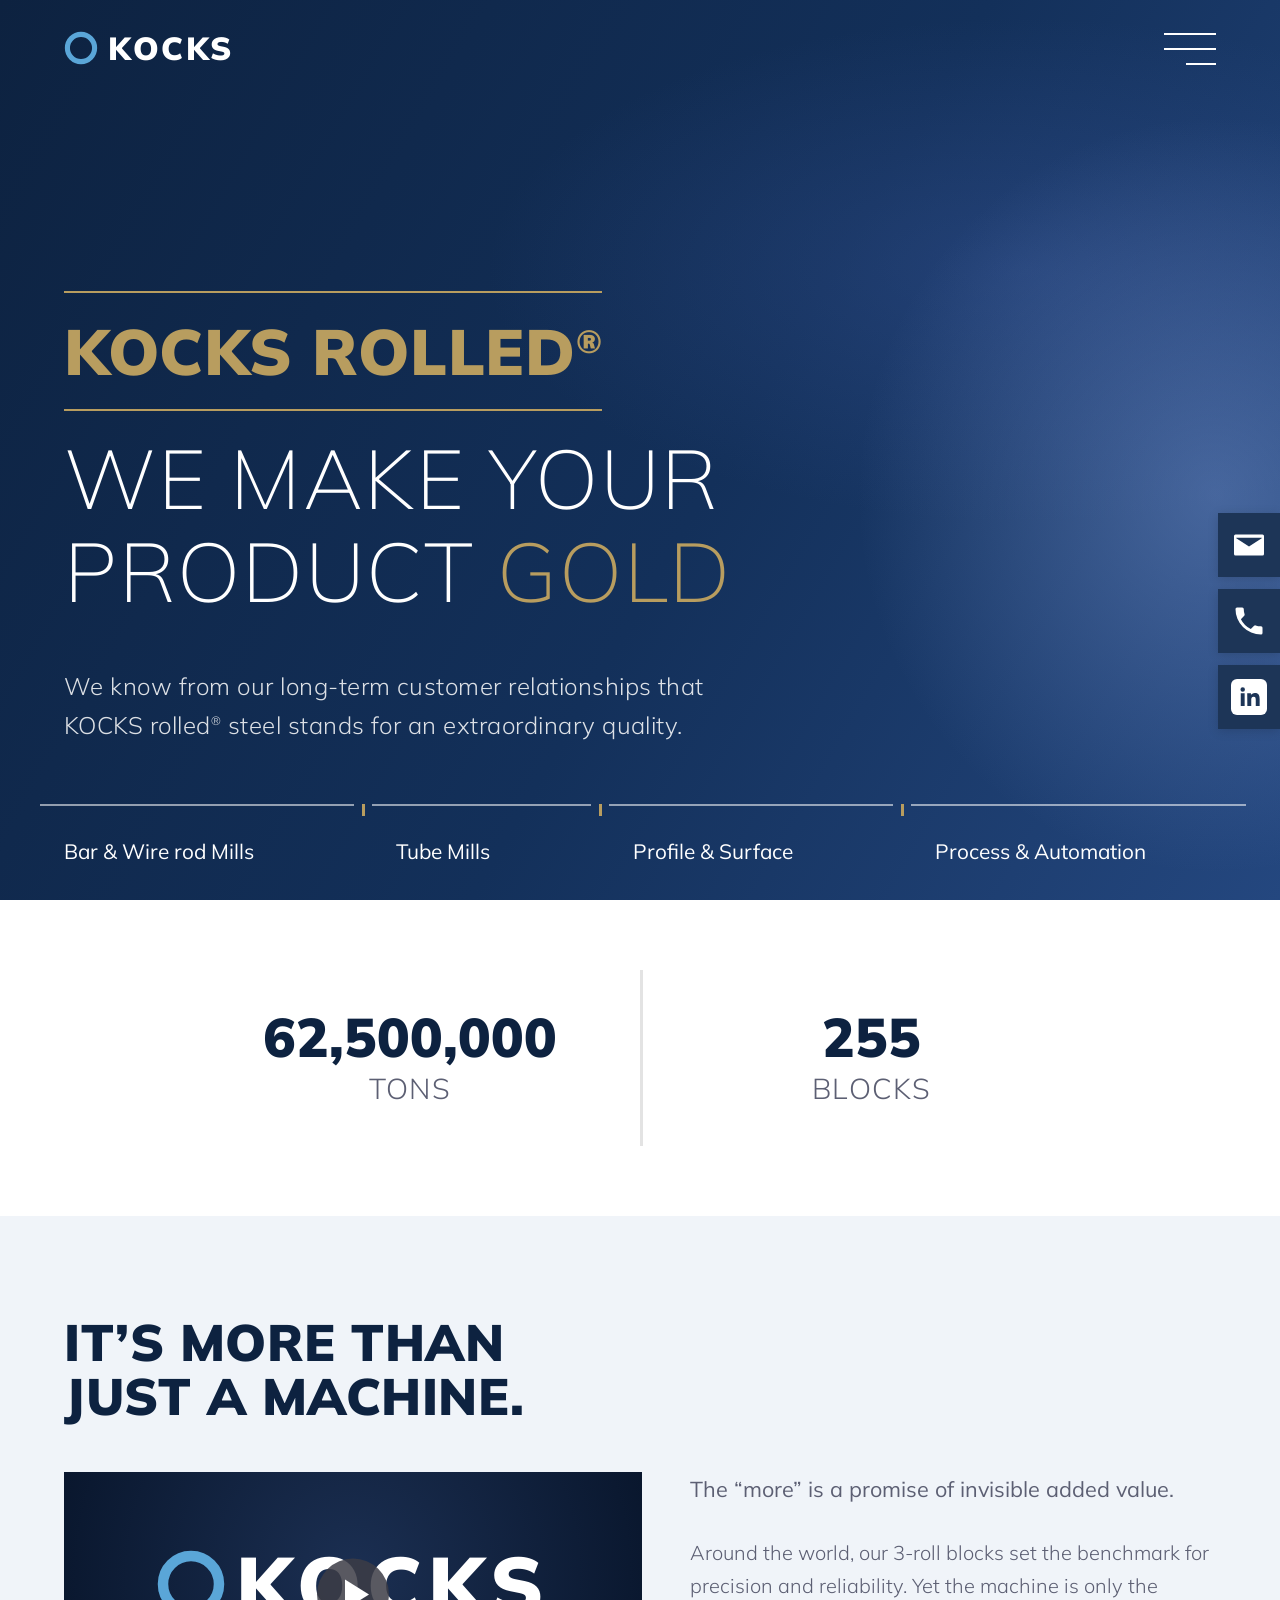
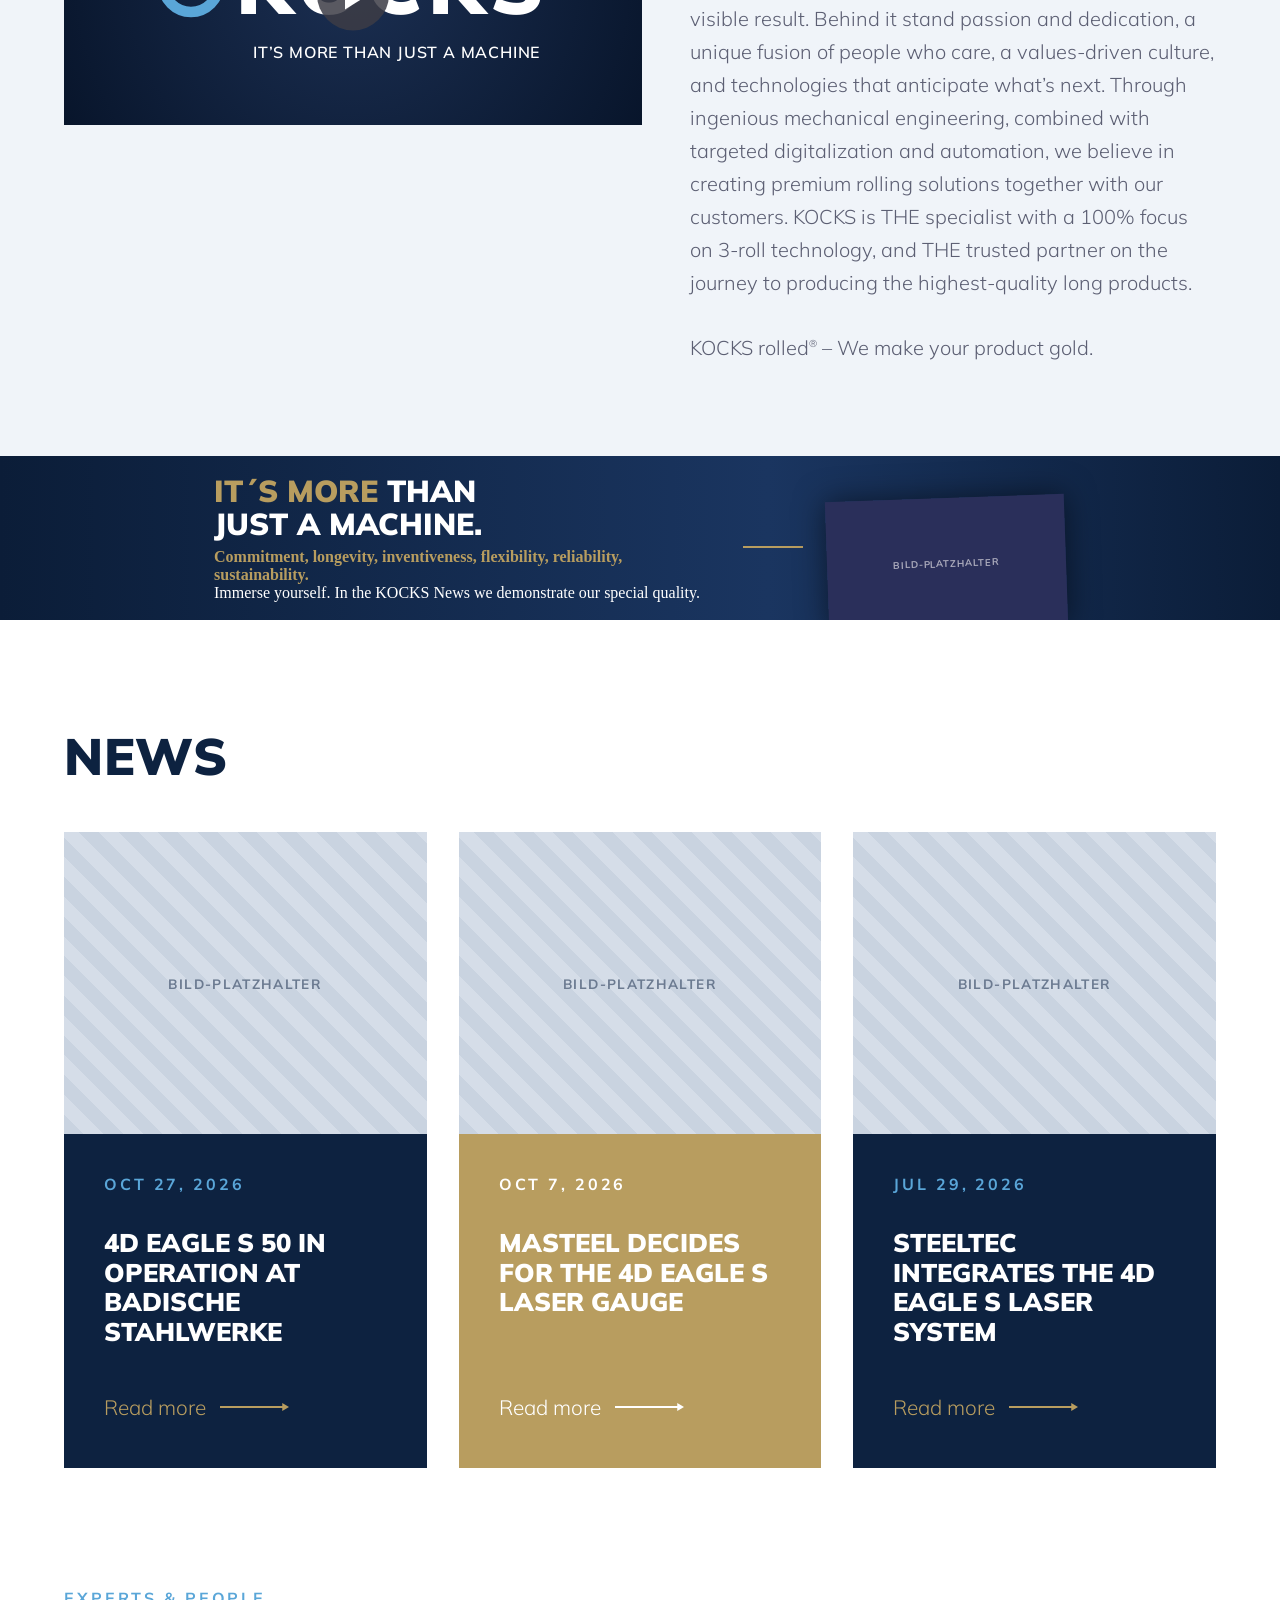
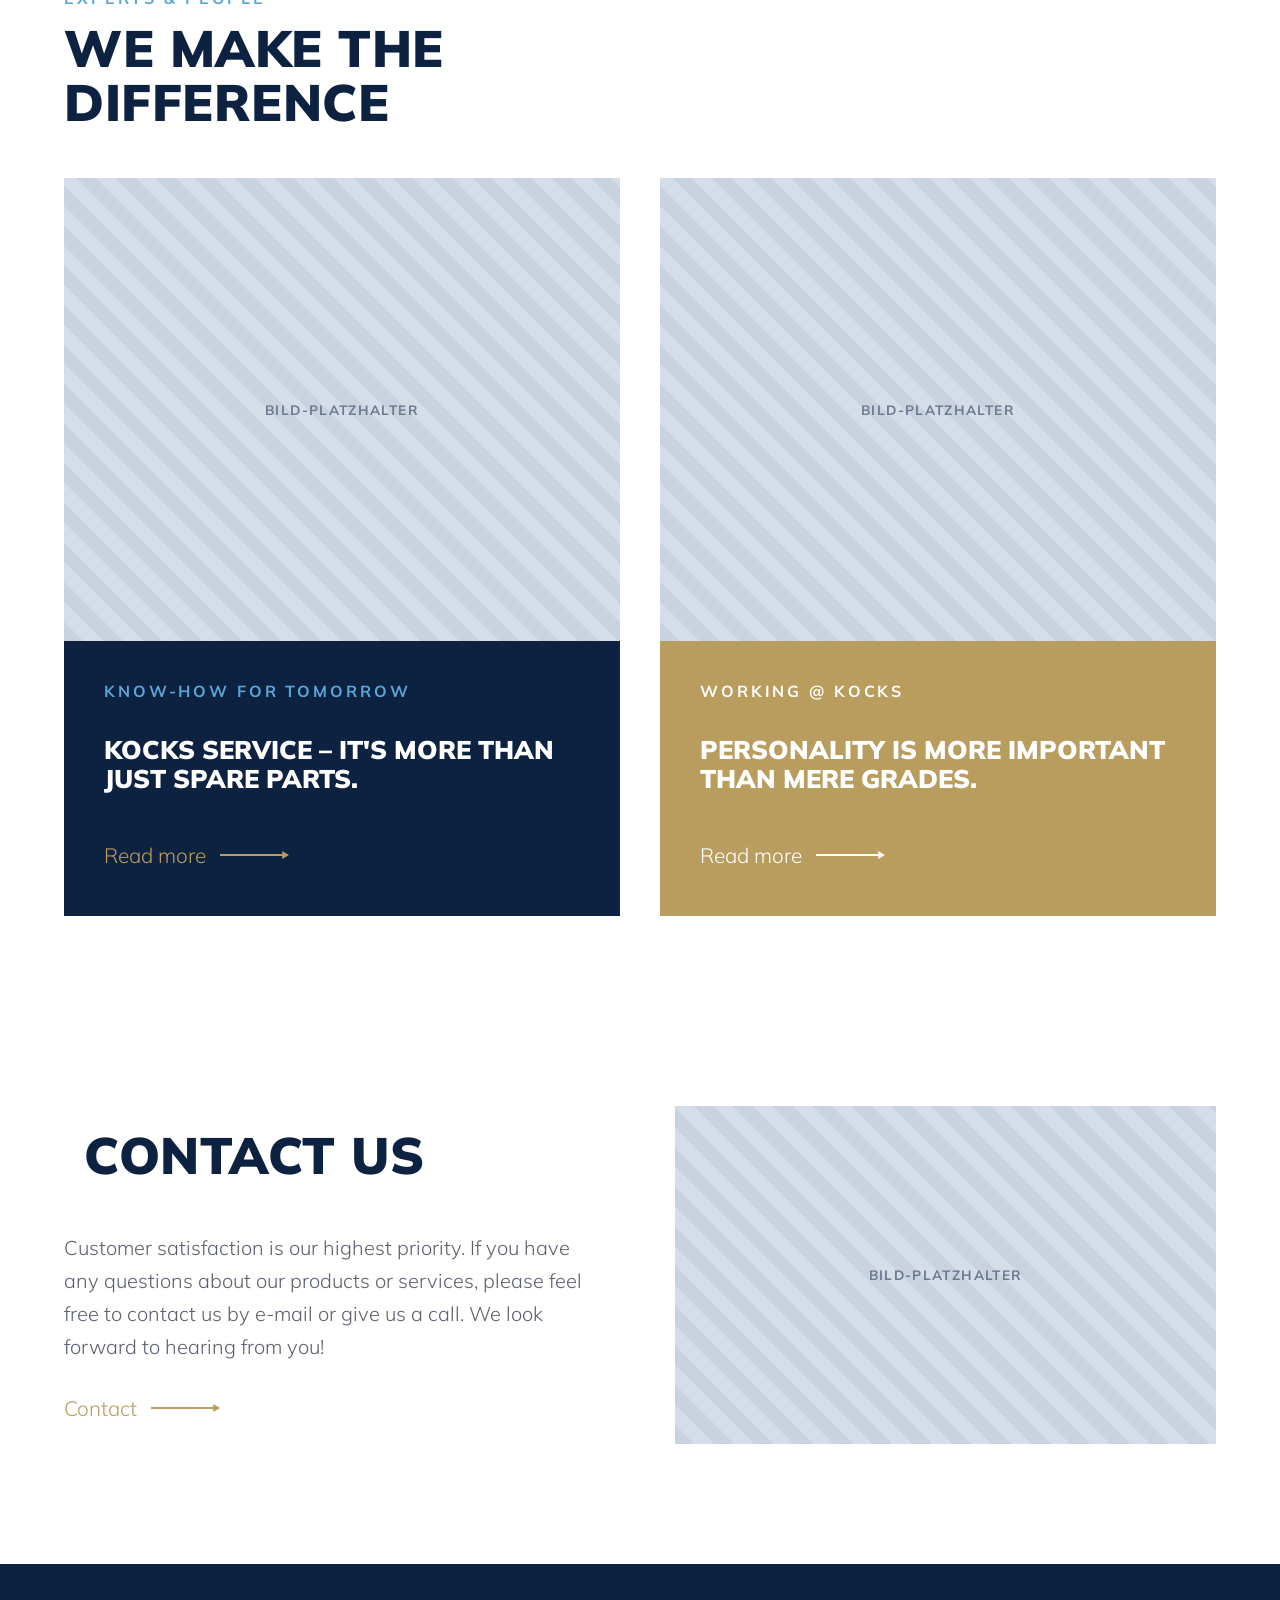
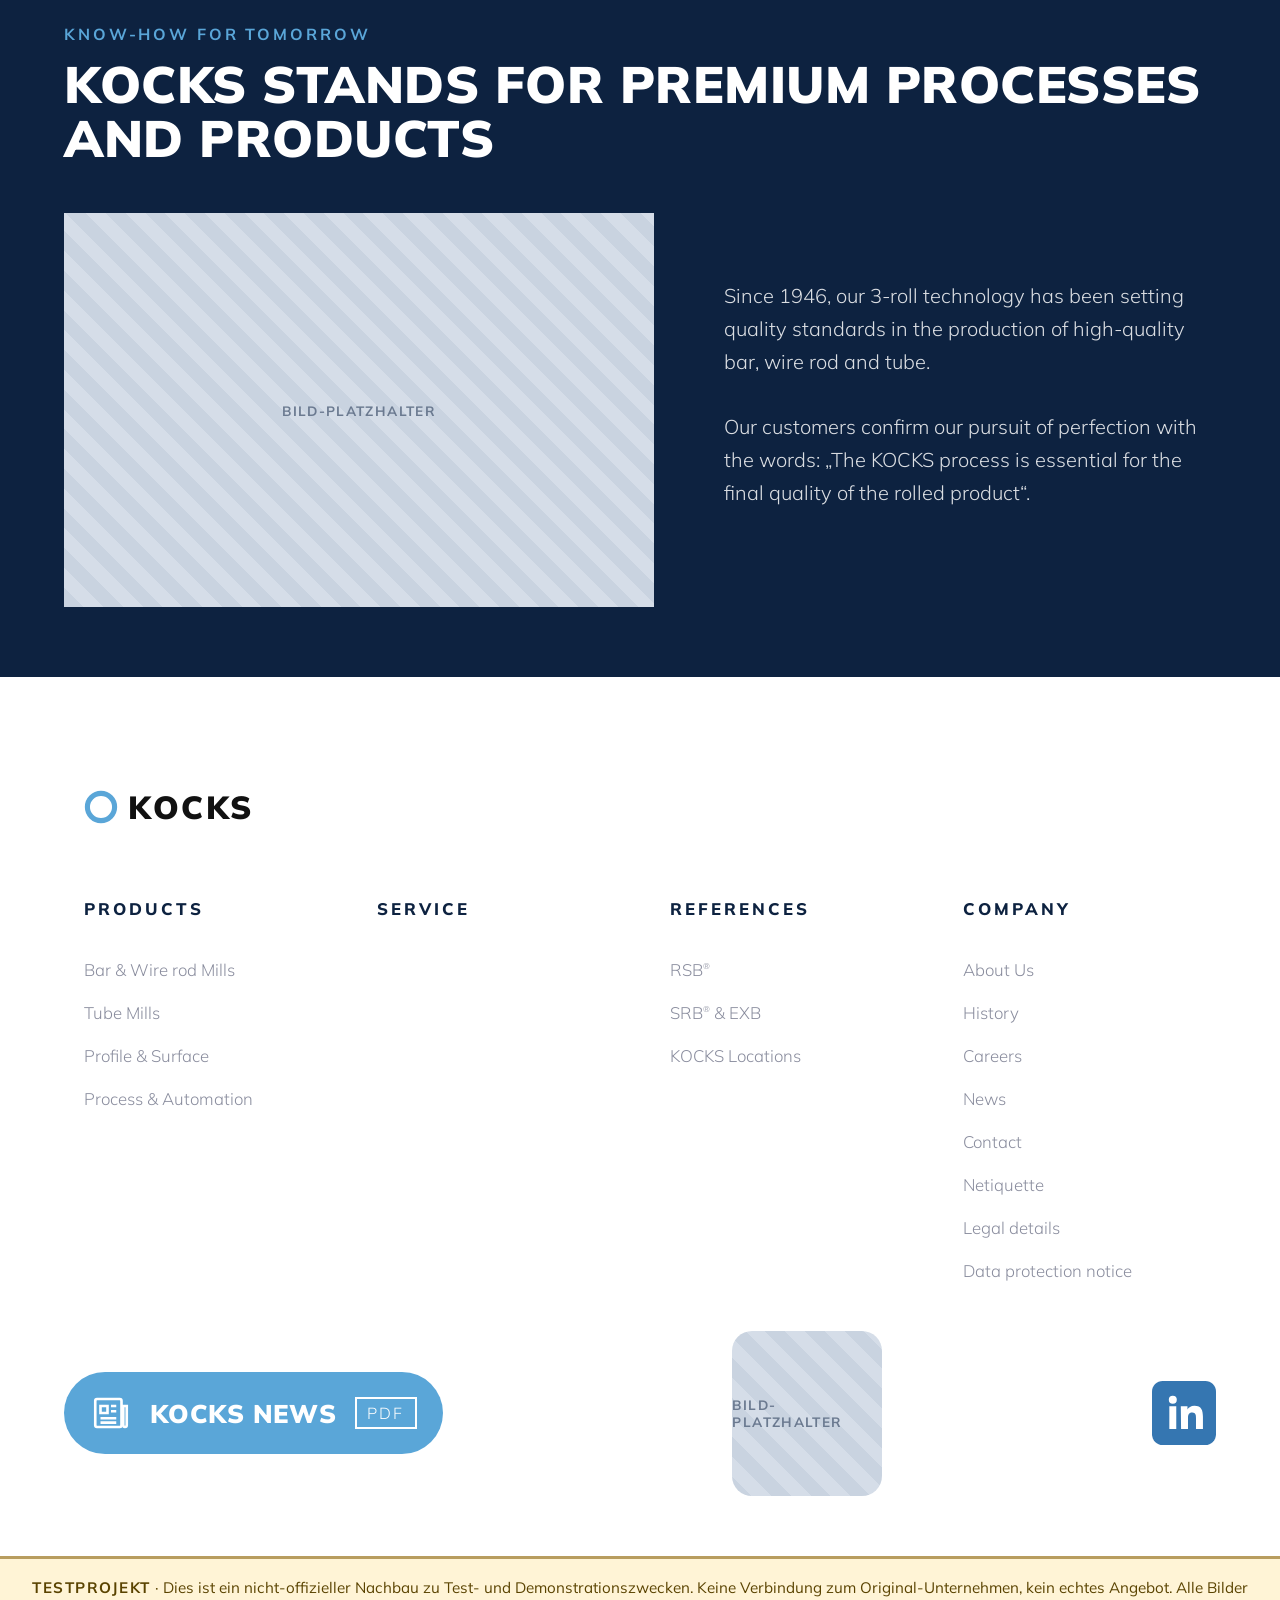
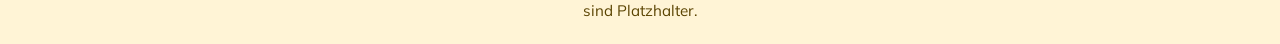
<file: kocks-testprojekt/index.html>
<!DOCTYPE html>
<html lang="en">
<head>
  <meta charset="UTF-8">
  <meta name="viewport" content="width=device-width, initial-scale=1.0">
  <meta name="robots" content="noindex, nofollow">
  <title>Testprojekt</title>
  <link rel="preconnect" href="https://fonts.googleapis.com">
  <link rel="preconnect" href="https://fonts.gstatic.com" crossorigin>
  <link href="https://fonts.googleapis.com/css2?family=Mulish:wght@200;300;400;600;700;800;900&display=swap" rel="stylesheet">
  <link rel="stylesheet" href="style.css">
</head>
<body>
  <!-- Die Seite wird aus content.js (Texte) + script.js (Aufbau) erzeugt. -->
  <div id="app"></div>

  <script src="content.js"></script>
  <script src="script.js"></script>
</body>
</html>
</file>
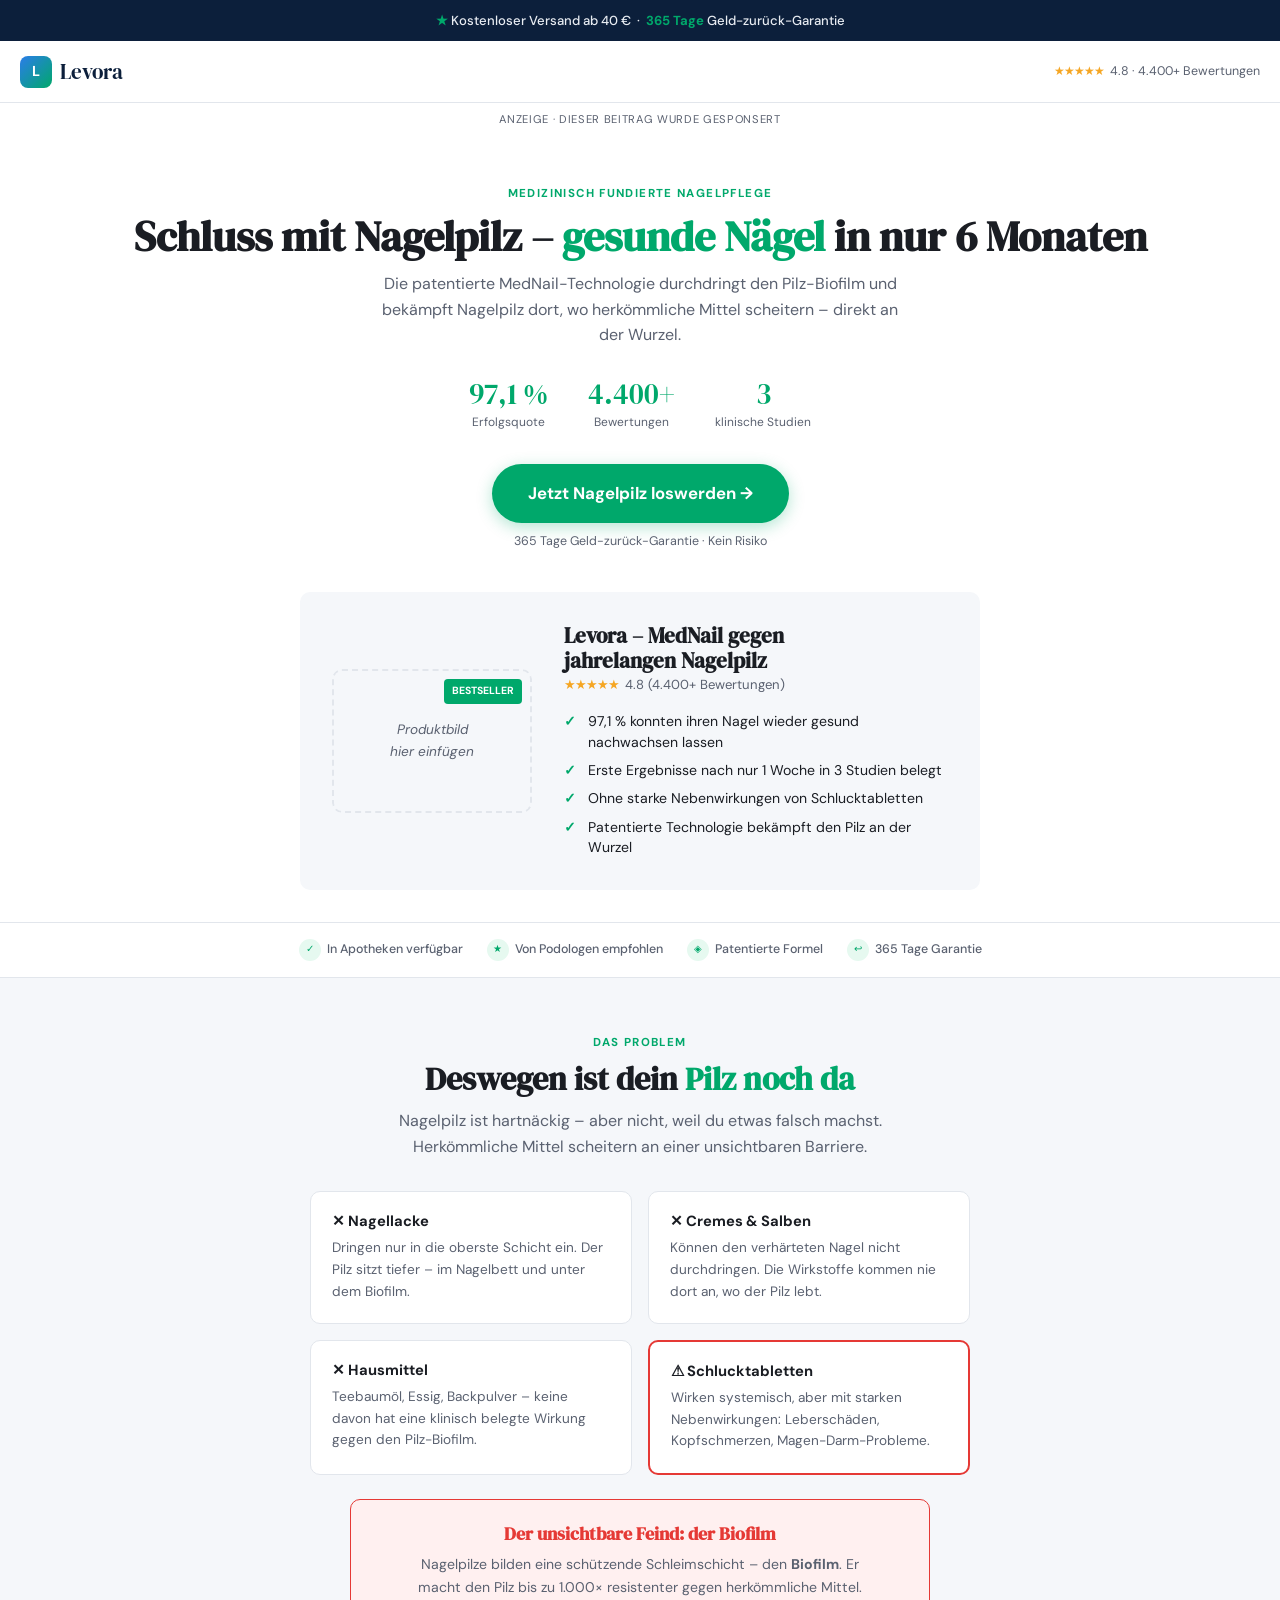
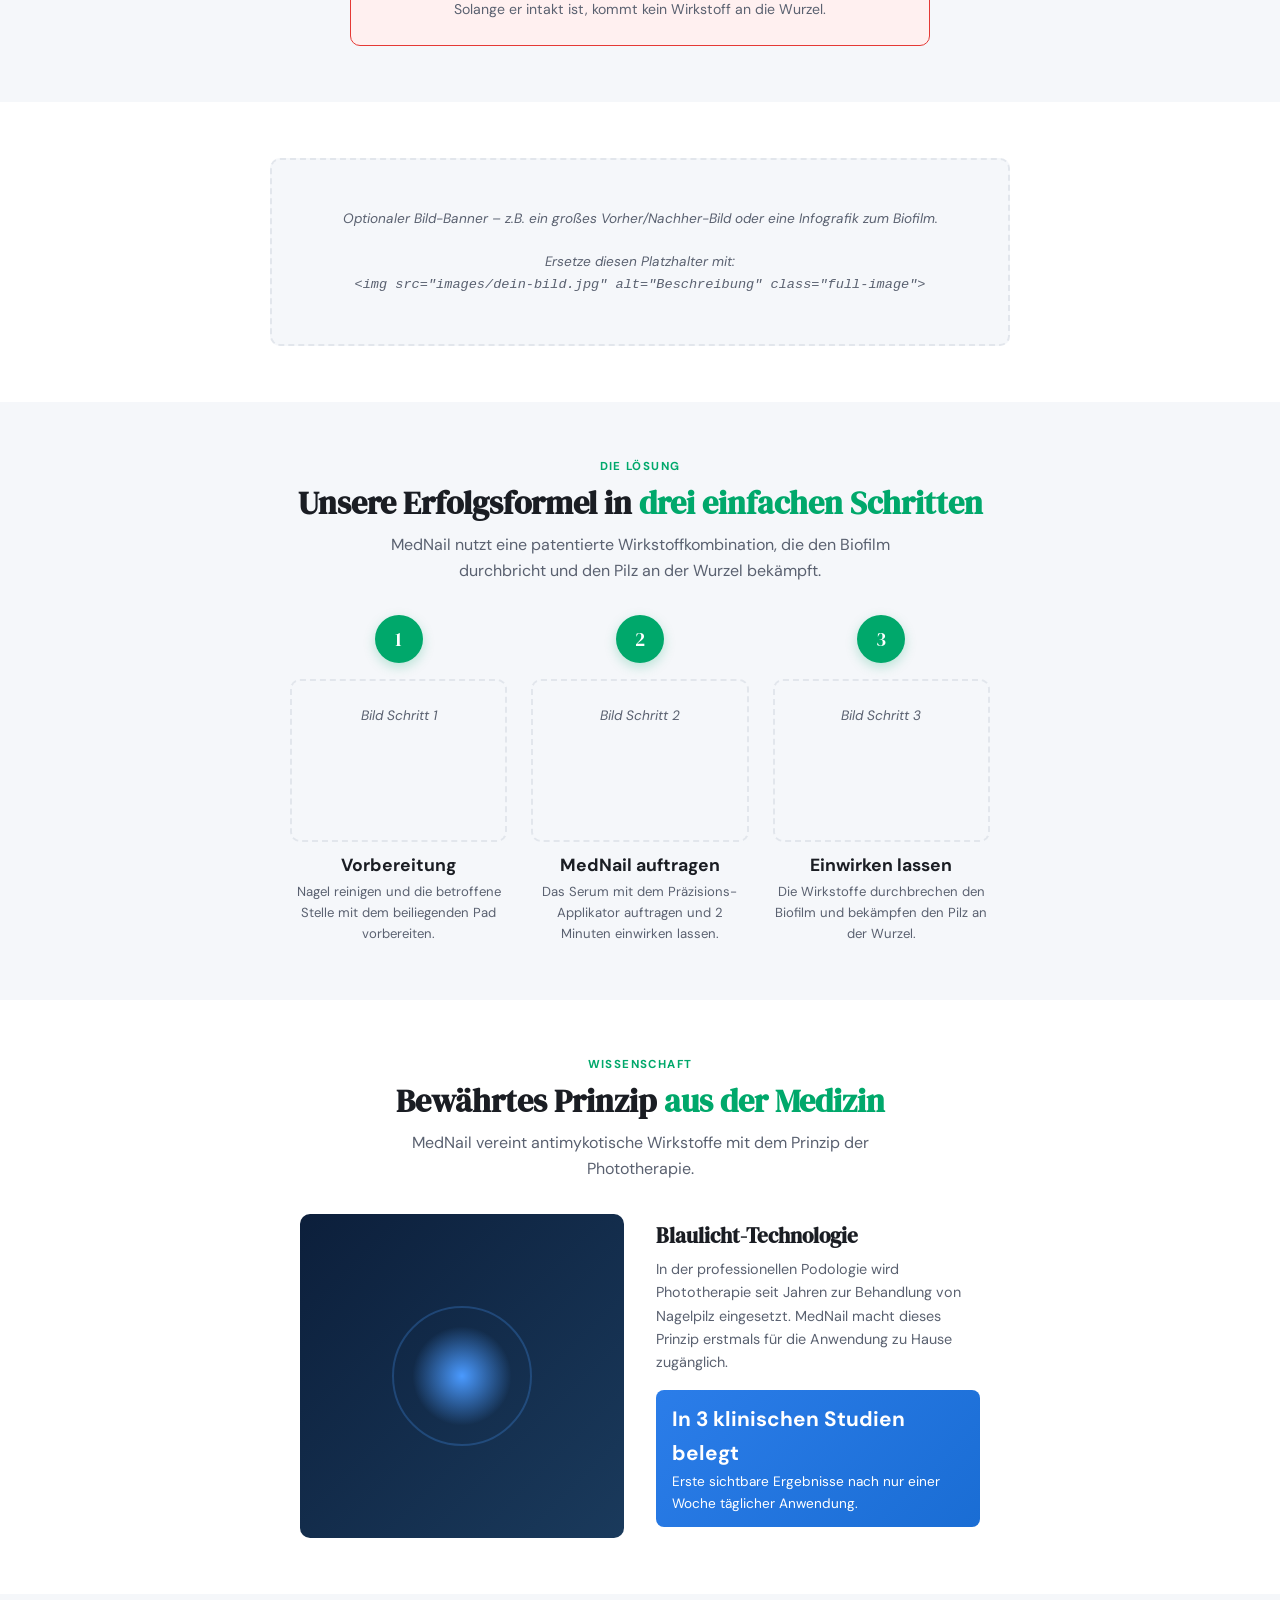
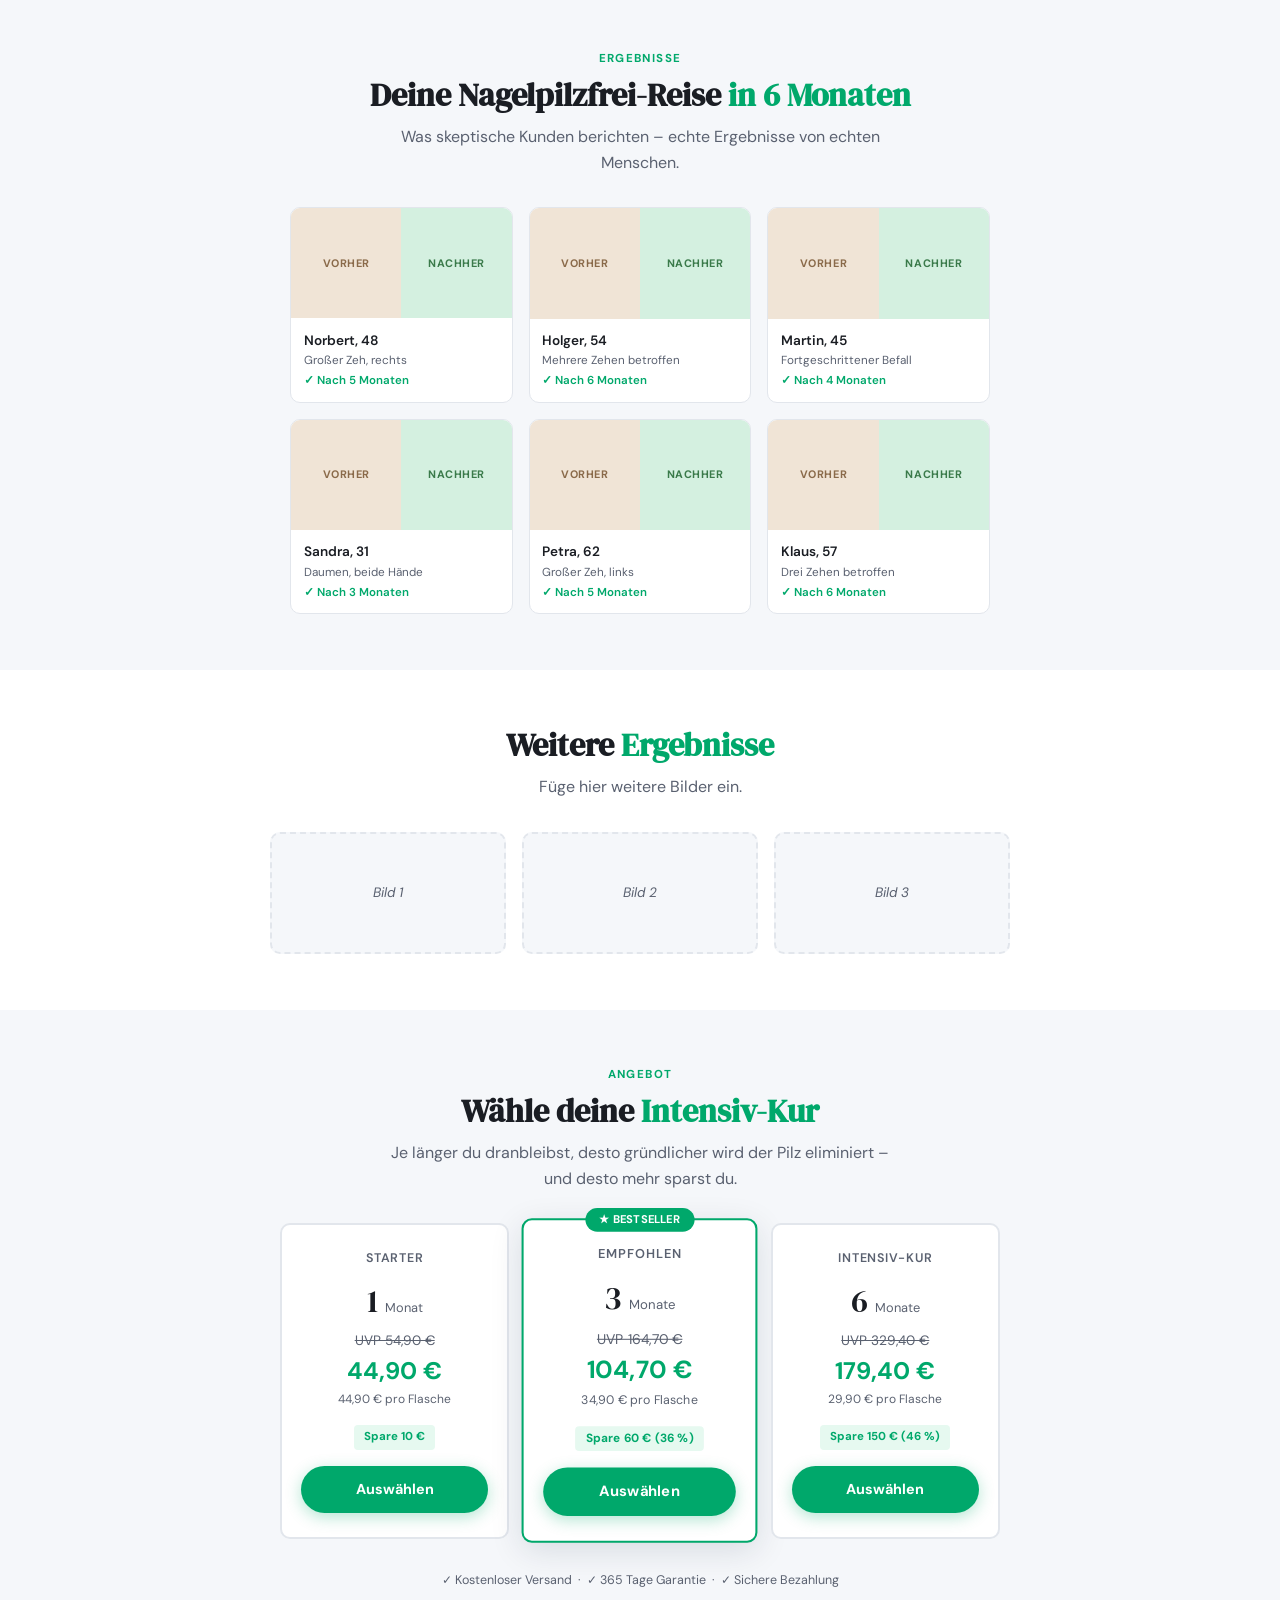
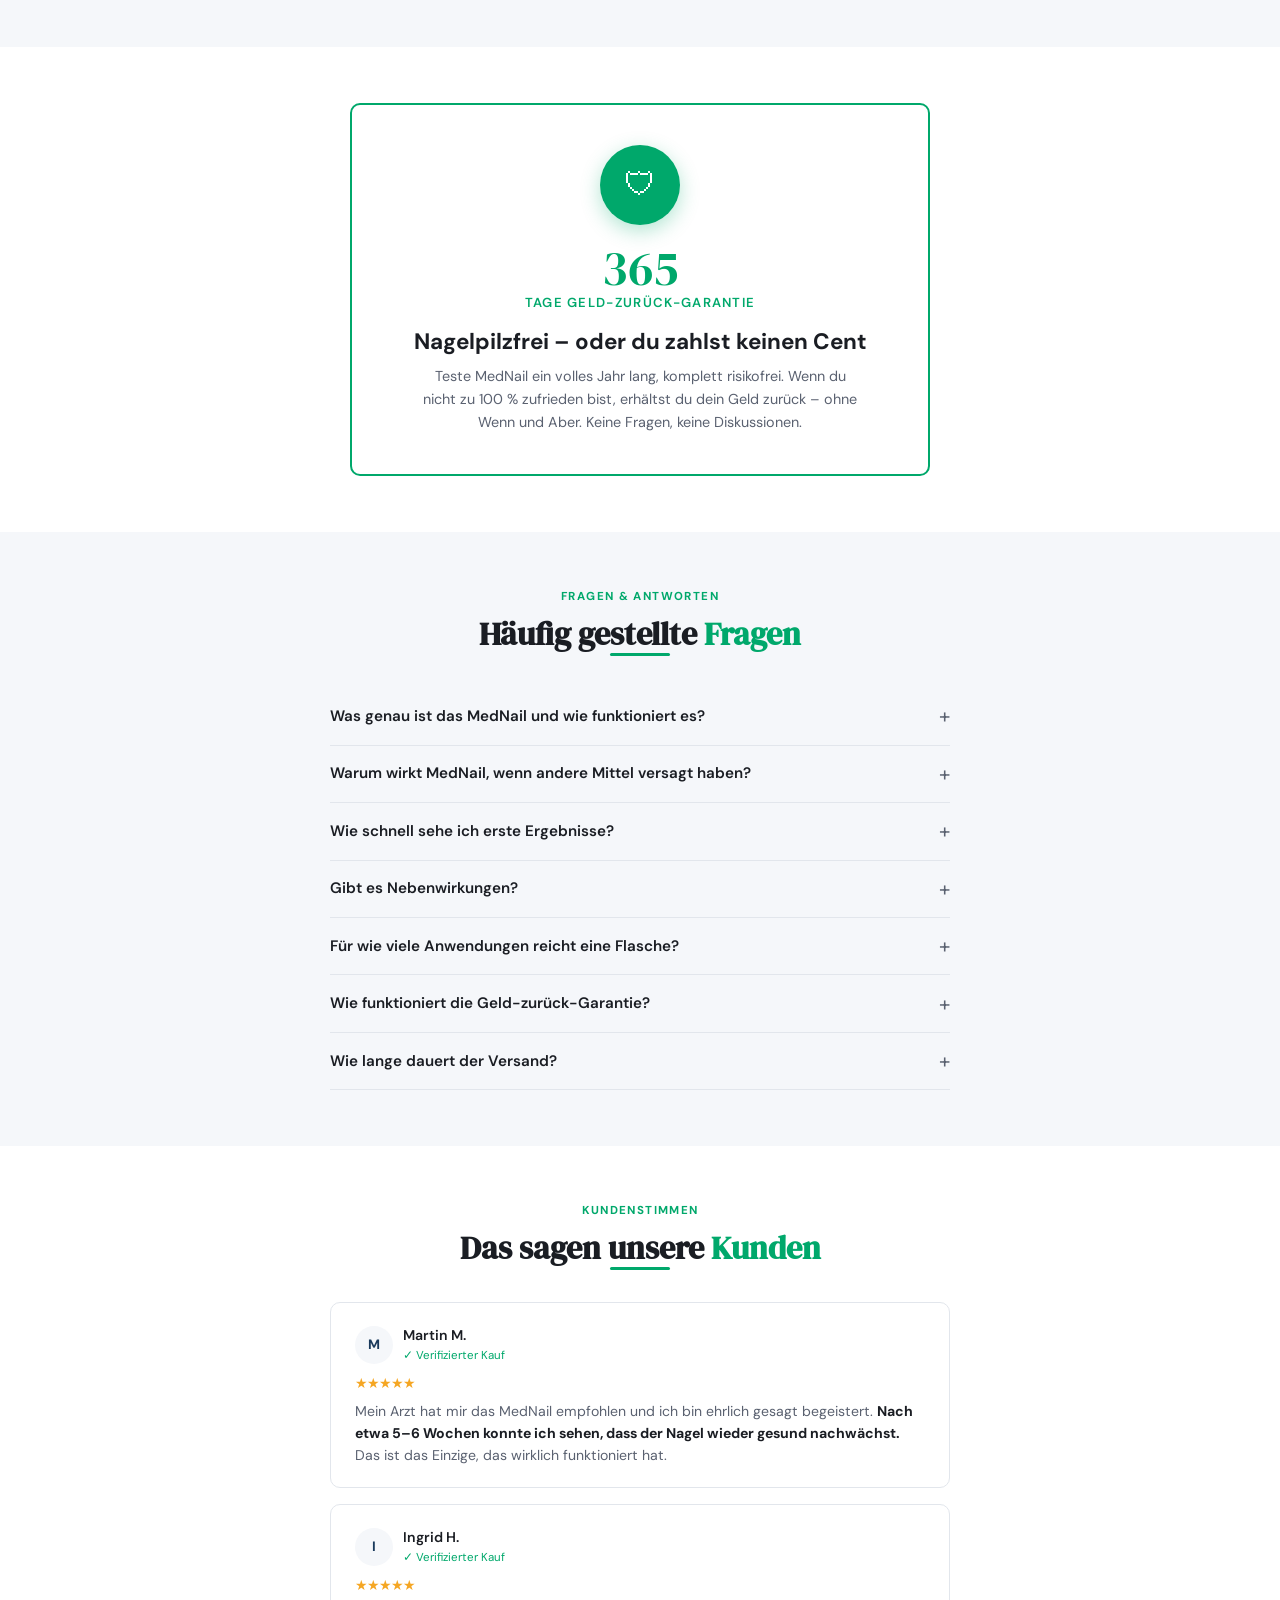
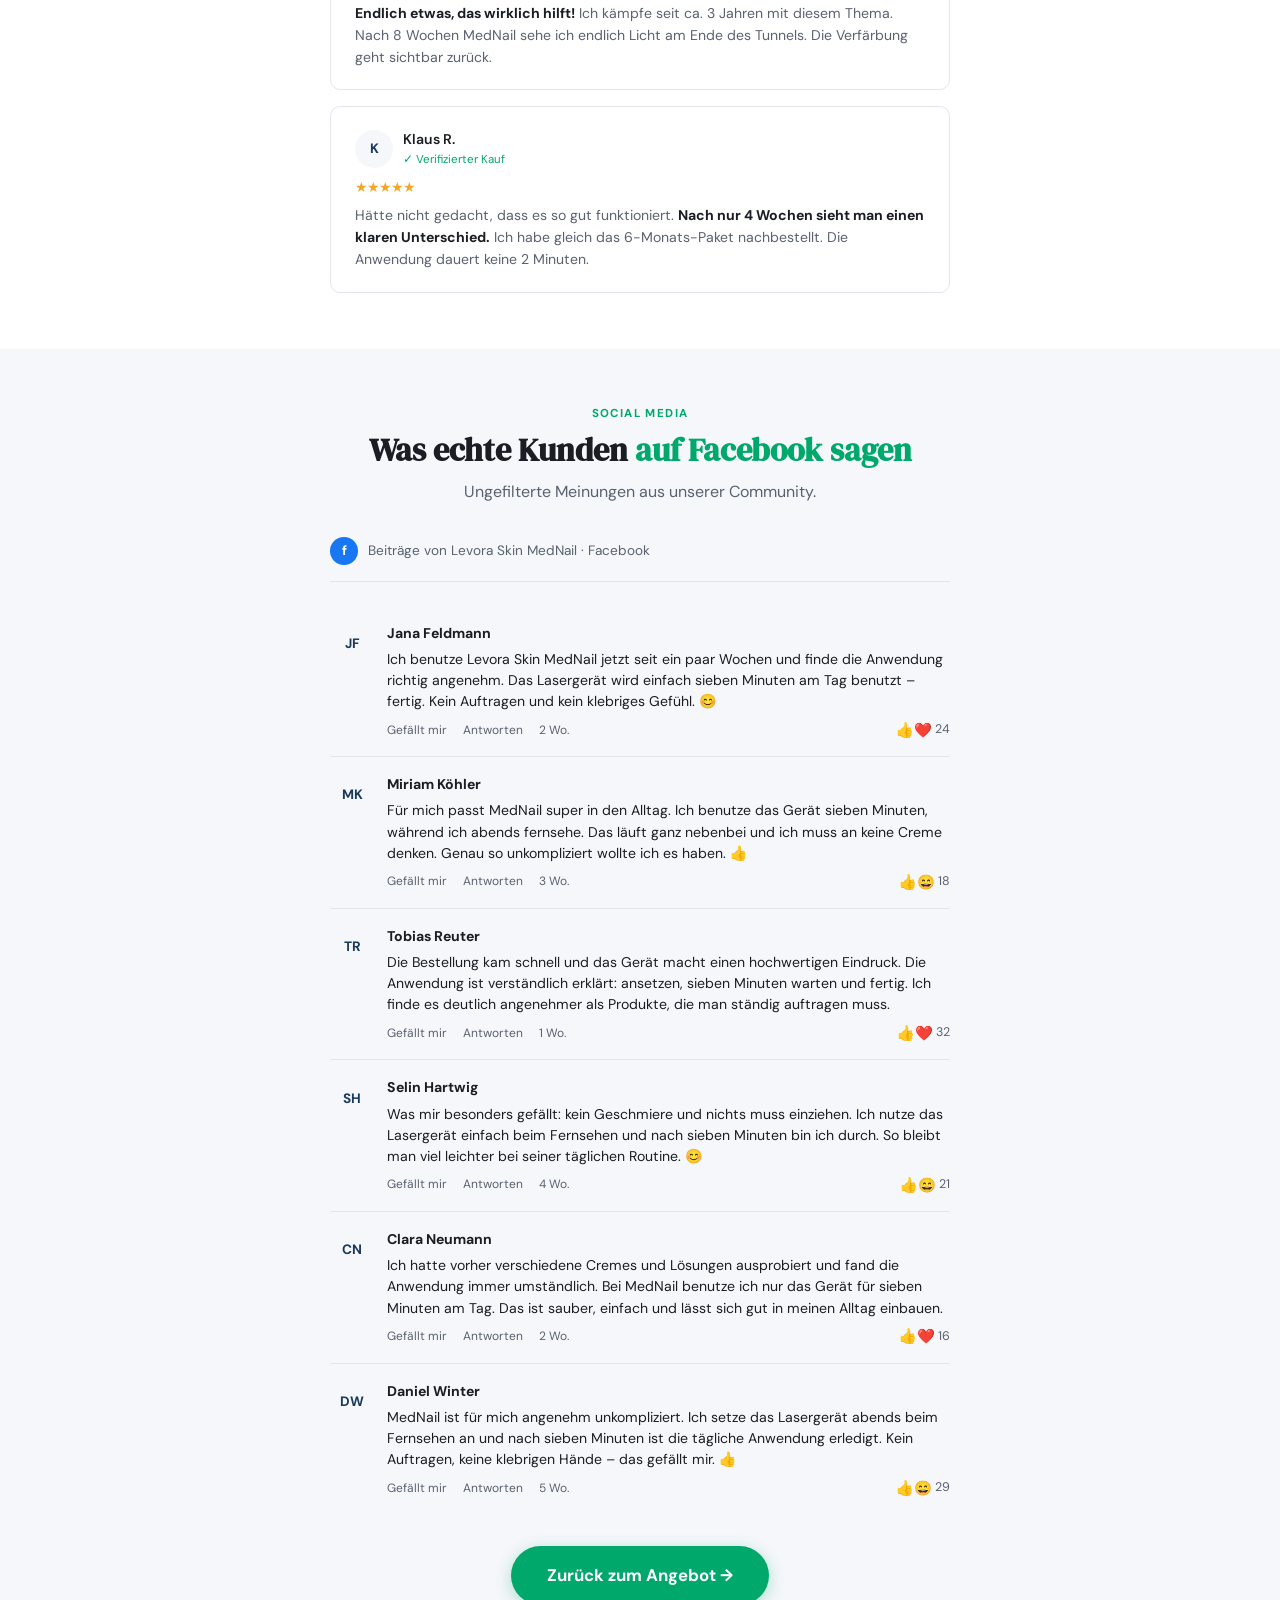
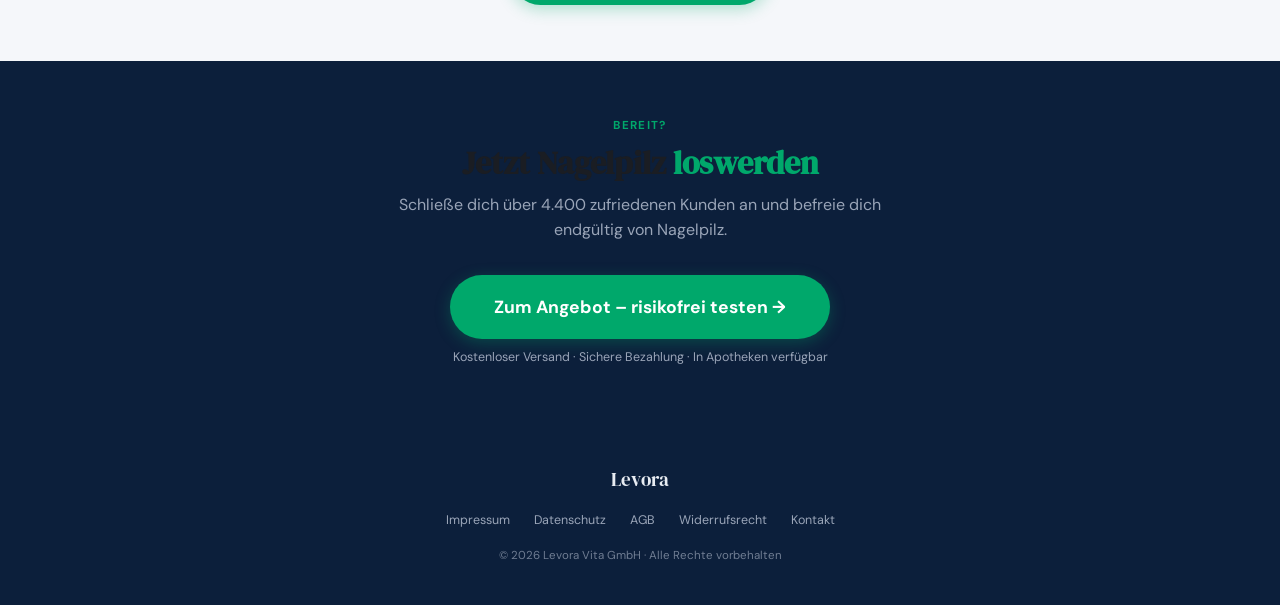
<file: landing-page/index.html>
<!DOCTYPE html>
<html lang="de">
<head>
  <meta charset="UTF-8">
  <meta name="viewport" content="width=device-width, initial-scale=1.0">
  <title>Levora MedNail – Schluss mit Nagelpilz</title>

  <!-- Schriften (Google Fonts) -->
  <link rel="stylesheet" href="https://fonts.googleapis.com/css2?family=DM+Serif+Display:ital@0;1&family=DM+Sans:ital,opsz,wght@0,9..40,400;0,9..40,500;0,9..40,600;0,9..40,700;1,9..40,400&display=swap">

  <!-- Styles -->
  <link rel="stylesheet" href="style.css">
</head>
<body>


<!-- ══════════════════════════════════════════════════════════════════════
     SECTION: Top Bar
     Schmaler Banner ganz oben. Text hier ändern.
     ══════════════════════════════════════════════════════════════════════ -->
<div class="topbar">
  <span class="accent">★</span> Kostenloser Versand ab 40 € &nbsp;·&nbsp; <span class="accent">365 Tage</span> Geld-zurück-Garantie
</div>


<!-- ══════════════════════════════════════════════════════════════════════
     SECTION: Navigation
     Logo + Bewertungs-Anzeige. Logo-Text und Bewertungszahl ändern.
     ══════════════════════════════════════════════════════════════════════ -->
<nav class="nav">
  <a class="logo" href="#">
    <div class="logo-icon">L</div>
    Levora
  </a>
  <div class="nav-trust">
    <span class="stars">★★★★★</span>
    4.8 · 4.400+ Bewertungen
  </div>
</nav>


<!-- Anzeige-Kennzeichnung (rechtlich erforderlich bei Advertorials) -->
<div style="text-align:center; padding:8px; font-size:0.7rem; color:#5A6170; letter-spacing:0.06em; text-transform:uppercase;">
  Anzeige · Dieser Beitrag wurde gesponsert
</div>


<!-- ══════════════════════════════════════════════════════════════════════
     SECTION: Hero
     Hauptüberschrift + Kennzahlen + CTA Button.
     ══════════════════════════════════════════════════════════════════════ -->
<section class="hero">
  <div class="eyebrow">Medizinisch fundierte Nagelpflege</div>

  <h1>Schluss mit Nagelpilz – <em class="accent">gesunde Nägel</em> in nur 6 Monaten</h1>

  <p class="subtitle">
    Die patentierte MedNail-Technologie durchdringt den Pilz-Biofilm und bekämpft Nagelpilz dort, wo herkömmliche Mittel scheitern – direkt an der Wurzel.
  </p>

  <!-- Kennzahlen -->
  <div class="hero-stats">
    <div class="text-center">
      <div class="stat-num">97,1 %</div>
      <div class="stat-label">Erfolgsquote</div>
    </div>
    <div class="text-center">
      <div class="stat-num">4.400+</div>
      <div class="stat-label">Bewertungen</div>
    </div>
    <div class="text-center">
      <div class="stat-num">3</div>
      <div class="stat-label">klinische Studien</div>
    </div>
  </div>

  <!-- CTA Button -->
  <div class="text-center">
    <a href="#angebot" class="btn">Jetzt Nagelpilz loswerden →</a>
    <p class="cta-note">365 Tage Geld-zurück-Garantie · Kein Risiko</p>
  </div>
</section>


<!-- ══════════════════════════════════════════════════════════════════════
     SECTION: Produkt-Karte
     Produktbild + Bullet Points.
     → Ersetze den img-placeholder mit einem echten <img>
     ══════════════════════════════════════════════════════════════════════ -->
<div class="wrap">
  <div class="product-card">

    <div class="product-img">
      <!-- BILD HIER EINFÜGEN: Ersetze den Platzhalter mit:
           <img src="images/produkt.jpg" alt="MedNail Serum"> -->
      <div class="img-placeholder">
        Produktbild<br>hier einfügen
      </div>
      <span class="product-badge">Bestseller</span>
    </div>

    <div>
      <h2 style="font-size:1.3rem;">Levora – MedNail gegen jahrelangen Nagelpilz</h2>
      <div style="display:flex; align-items:center; gap:6px; font-size:0.82rem; color:#5A6170; margin-bottom:1rem;">
        <span class="stars">★★★★★</span> 4.8 (4.400+ Bewertungen)
      </div>
      <ul class="benefits-list">
        <li>97,1 % konnten ihren Nagel wieder gesund nachwachsen lassen</li>
        <li>Erste Ergebnisse nach nur 1 Woche in 3 Studien belegt</li>
        <li>Ohne starke Nebenwirkungen von Schlucktabletten</li>
        <li>Patentierte Technologie bekämpft den Pilz an der Wurzel</li>
      </ul>
    </div>

  </div>
</div>


<!-- ══════════════════════════════════════════════════════════════════════
     SECTION: Trust Bar
     Vertrauens-Signale. Icons + Text ändern.
     ══════════════════════════════════════════════════════════════════════ -->
<div class="trust-bar">
  <div class="trust-item"><div class="trust-icon">✓</div> In Apotheken verfügbar</div>
  <div class="trust-item"><div class="trust-icon">★</div> Von Podologen empfohlen</div>
  <div class="trust-item"><div class="trust-icon">◈</div> Patentierte Formel</div>
  <div class="trust-item"><div class="trust-icon">↩</div> 365 Tage Garantie</div>
</div>


<!-- ══════════════════════════════════════════════════════════════════════
     SECTION: Problem / Agitation
     Warum herkömmliche Mittel scheitern + Biofilm-Erklärung.
     ══════════════════════════════════════════════════════════════════════ -->
<section class="section alt">
  <div class="wrap">
    <div class="text-center">
      <div class="eyebrow">Das Problem</div>
      <h2>Deswegen ist dein <em class="accent">Pilz noch da</em></h2>
      <p class="subtitle">Nagelpilz ist hartnäckig – aber nicht, weil du etwas falsch machst. Herkömmliche Mittel scheitern an einer unsichtbaren Barriere.</p>
    </div>

    <div class="problem-grid">
      <div class="problem-card">
        <h3>✕ Nagellacke</h3>
        <p>Dringen nur in die oberste Schicht ein. Der Pilz sitzt tiefer – im Nagelbett und unter dem Biofilm.</p>
      </div>
      <div class="problem-card">
        <h3>✕ Cremes &amp; Salben</h3>
        <p>Können den verhärteten Nagel nicht durchdringen. Die Wirkstoffe kommen nie dort an, wo der Pilz lebt.</p>
      </div>
      <div class="problem-card">
        <h3>✕ Hausmittel</h3>
        <p>Teebaumöl, Essig, Backpulver – keine davon hat eine klinisch belegte Wirkung gegen den Pilz-Biofilm.</p>
      </div>
      <div class="problem-card warning">
        <h3>⚠ Schlucktabletten</h3>
        <p>Wirken systemisch, aber mit starken Nebenwirkungen: Leberschäden, Kopfschmerzen, Magen-Darm-Probleme.</p>
      </div>
    </div>

    <!-- Biofilm-Erklärung -->
    <div class="callout-box">
      <h3>Der unsichtbare Feind: der Biofilm</h3>
      <p>Nagelpilze bilden eine schützende Schleimschicht – den <strong>Biofilm</strong>. Er macht den Pilz bis zu 1.000× resistenter gegen herkömmliche Mittel. Solange er intakt ist, kommt kein Wirkstoff an die Wurzel.</p>
    </div>
  </div>
</section>


<!-- ══════════════════════════════════════════════════════════════════════
     SECTION: Bild-Section (optional)

     ANLEITUNG: Ersetze den img-placeholder mit deinem Bild:
     <img src="images/dein-bild.jpg" alt="Beschreibung" class="full-image">

     Oder lösche diese Section, wenn du sie nicht brauchst.
     ══════════════════════════════════════════════════════════════════════ -->
<section class="section">
  <div class="wrap">
    <div class="img-placeholder">
      Optionaler Bild-Banner – z.B. ein großes Vorher/Nachher-Bild oder eine Infografik zum Biofilm.<br><br>
      Ersetze diesen Platzhalter mit:<br>
      <code>&lt;img src="images/dein-bild.jpg" alt="Beschreibung" class="full-image"&gt;</code>
    </div>
  </div>
</section>


<!-- ══════════════════════════════════════════════════════════════════════
     SECTION: 3 Schritte (Mechanism)
     Die Erfolgsformel. Bilder + Text pro Schritt.
     → Ersetze die img-placeholders mit echten Bildern
     ══════════════════════════════════════════════════════════════════════ -->
<section class="section alt">
  <div class="wrap">
    <div class="text-center">
      <div class="eyebrow">Die Lösung</div>
      <h2>Unsere Erfolgsformel in <em class="accent">drei einfachen Schritten</em></h2>
      <p class="subtitle">MedNail nutzt eine patentierte Wirkstoffkombination, die den Biofilm durchbricht und den Pilz an der Wurzel bekämpft.</p>
    </div>

    <div class="steps-row">
      <!-- Schritt 1 -->
      <div class="step">
        <div class="step-num">1</div>
        <!-- BILD: Ersetze mit <img src="images/schritt-1.jpg" alt="Vorbereitung" class="step-img"> -->
        <div class="img-placeholder">Bild Schritt 1</div>
        <h3>Vorbereitung</h3>
        <p>Nagel reinigen und die betroffene Stelle mit dem beiliegenden Pad vorbereiten.</p>
      </div>

      <!-- Schritt 2 -->
      <div class="step">
        <div class="step-num">2</div>
        <!-- BILD: Ersetze mit <img src="images/schritt-2.jpg" alt="Auftragen" class="step-img"> -->
        <div class="img-placeholder">Bild Schritt 2</div>
        <h3>MedNail auftragen</h3>
        <p>Das Serum mit dem Präzisions-Applikator auftragen und 2 Minuten einwirken lassen.</p>
      </div>

      <!-- Schritt 3 -->
      <div class="step">
        <div class="step-num">3</div>
        <!-- BILD: Ersetze mit <img src="images/schritt-3.jpg" alt="Einwirken" class="step-img"> -->
        <div class="img-placeholder">Bild Schritt 3</div>
        <h3>Einwirken lassen</h3>
        <p>Die Wirkstoffe durchbrechen den Biofilm und bekämpfen den Pilz an der Wurzel.</p>
      </div>
    </div>
  </div>
</section>


<!-- ══════════════════════════════════════════════════════════════════════
     SECTION: Phototherapie / Wissenschaft
     Blaulicht-Technologie Erklärung.
     → Linke Seite: Animation oder Bild ersetzen
     ══════════════════════════════════════════════════════════════════════ -->
<section class="section">
  <div class="wrap">
    <div class="text-center">
      <div class="eyebrow">Wissenschaft</div>
      <h2>Bewährtes Prinzip <em class="accent">aus der Medizin</em></h2>
      <p class="subtitle">MedNail vereint antimykotische Wirkstoffe mit dem Prinzip der Phototherapie.</p>
    </div>

    <div class="two-col">
      <!-- Links: Blaulicht-Animation (oder ersetze mit einem Bild) -->
      <div class="blue-glow-box">
        <div class="glow-ring"></div>
        <div class="glow"></div>
        <!-- Oder ersetze den ganzen blue-glow-box mit:
             <img src="images/phototherapie.jpg" alt="Phototherapie" style="border-radius:10px; width:100%;"> -->
      </div>

      <!-- Rechts: Text -->
      <div>
        <h3 style="font-family:'DM Serif Display',Georgia,serif; font-size:1.3rem; margin-bottom:0.6rem;">Blaulicht-Technologie</h3>
        <p style="font-size:0.9rem; color:var(--text-light); margin-bottom:1rem;">
          In der professionellen Podologie wird Phototherapie seit Jahren zur Behandlung von Nagelpilz eingesetzt. MedNail macht dieses Prinzip erstmals für die Anwendung zu Hause zugänglich.
        </p>
        <div class="fact-badge">
          <strong>In 3 klinischen Studien belegt</strong>
          Erste sichtbare Ergebnisse nach nur einer Woche täglicher Anwendung.
        </div>
      </div>
    </div>
  </div>
</section>


<!-- ══════════════════════════════════════════════════════════════════════
     SECTION: Vorher/Nachher Ergebnisse
     Kundenbeispiele mit Vorher/Nachher-Bildern.

     → Um ein echtes Bild einzufügen, ersetze:
       <div class="result-img-slot before">Vorher</div>
       mit:
       <img src="images/kunde1-vorher.jpg" alt="Vorher">
     ══════════════════════════════════════════════════════════════════════ -->
<section class="section alt">
  <div class="wrap">
    <div class="text-center">
      <div class="eyebrow">Ergebnisse</div>
      <h2>Deine Nagelpilzfrei-Reise <em class="accent">in 6 Monaten</em></h2>
      <p class="subtitle">Was skeptische Kunden berichten – echte Ergebnisse von echten Menschen.</p>
    </div>

    <div class="results-grid">

      <!-- Kunde 1 -->
      <div class="result-card">
        <div class="result-images">
          <!-- Ersetze mit: <img src="images/norbert-vorher.jpg" alt="Vorher"> -->
          <div class="result-img-slot before">Vorher</div>
          <!-- Ersetze mit: <img src="images/norbert-nachher.jpg" alt="Nachher"> -->
          <div class="result-img-slot after">Nachher</div>
        </div>
        <div class="result-info">
          <div class="result-name">Norbert, 48</div>
          <div class="result-detail">Großer Zeh, rechts</div>
          <div class="result-time">✓ Nach 5 Monaten</div>
        </div>
      </div>

      <!-- Kunde 2 -->
      <div class="result-card">
        <div class="result-images">
          <div class="result-img-slot before">Vorher</div>
          <div class="result-img-slot after">Nachher</div>
        </div>
        <div class="result-info">
          <div class="result-name">Holger, 54</div>
          <div class="result-detail">Mehrere Zehen betroffen</div>
          <div class="result-time">✓ Nach 6 Monaten</div>
        </div>
      </div>

      <!-- Kunde 3 -->
      <div class="result-card">
        <div class="result-images">
          <div class="result-img-slot before">Vorher</div>
          <div class="result-img-slot after">Nachher</div>
        </div>
        <div class="result-info">
          <div class="result-name">Martin, 45</div>
          <div class="result-detail">Fortgeschrittener Befall</div>
          <div class="result-time">✓ Nach 4 Monaten</div>
        </div>
      </div>

      <!-- Kunde 4 -->
      <div class="result-card">
        <div class="result-images">
          <div class="result-img-slot before">Vorher</div>
          <div class="result-img-slot after">Nachher</div>
        </div>
        <div class="result-info">
          <div class="result-name">Sandra, 31</div>
          <div class="result-detail">Daumen, beide Hände</div>
          <div class="result-time">✓ Nach 3 Monaten</div>
        </div>
      </div>

      <!-- Kunde 5 -->
      <div class="result-card">
        <div class="result-images">
          <div class="result-img-slot before">Vorher</div>
          <div class="result-img-slot after">Nachher</div>
        </div>
        <div class="result-info">
          <div class="result-name">Petra, 62</div>
          <div class="result-detail">Großer Zeh, links</div>
          <div class="result-time">✓ Nach 5 Monaten</div>
        </div>
      </div>

      <!-- Kunde 6 -->
      <div class="result-card">
        <div class="result-images">
          <div class="result-img-slot before">Vorher</div>
          <div class="result-img-slot after">Nachher</div>
        </div>
        <div class="result-info">
          <div class="result-name">Klaus, 57</div>
          <div class="result-detail">Drei Zehen betroffen</div>
          <div class="result-time">✓ Nach 6 Monaten</div>
        </div>
      </div>

      <!--
      NEUEN KUNDEN HINZUFÜGEN? Kopiere diesen Block:

      <div class="result-card">
        <div class="result-images">
          <img src="images/NAME-vorher.jpg" alt="Vorher">
          <img src="images/NAME-nachher.jpg" alt="Nachher">
        </div>
        <div class="result-info">
          <div class="result-name">Name, Alter</div>
          <div class="result-detail">Betroffene Stelle</div>
          <div class="result-time">✓ Nach X Monaten</div>
        </div>
      </div>
      -->

    </div>
  </div>
</section>


<!-- ══════════════════════════════════════════════════════════════════════
     SECTION: Bild-Galerie (optional)

     Hier kannst du eine Galerie mit eigenen Bildern einfügen.
     Ändere cols-3 zu cols-2 oder cols-4 für andere Spaltenanzahl.
     Lösche diese Section, wenn du sie nicht brauchst.
     ══════════════════════════════════════════════════════════════════════ -->
<section class="section">
  <div class="wrap">
    <div class="text-center">
      <h2>Weitere <em class="accent">Ergebnisse</em></h2>
      <p class="subtitle">Füge hier weitere Bilder ein.</p>
    </div>

    <div class="image-grid cols-3">
      <!-- Ersetze mit echten Bildern: <img src="images/galerie-1.jpg" alt="Ergebnis 1"> -->
      <div class="img-placeholder">Bild 1</div>
      <div class="img-placeholder">Bild 2</div>
      <div class="img-placeholder">Bild 3</div>
    </div>
  </div>
</section>


<!-- ══════════════════════════════════════════════════════════════════════
     SECTION: Angebot / Pricing
     3 Preis-Pakete. Preise + Texte hier ändern.
     ══════════════════════════════════════════════════════════════════════ -->
<section class="section alt" id="angebot">
  <div class="wrap">
    <div class="text-center">
      <div class="eyebrow">Angebot</div>
      <h2>Wähle deine <em class="accent">Intensiv-Kur</em></h2>
      <p class="subtitle">Je länger du dranbleibst, desto gründlicher wird der Pilz eliminiert – und desto mehr sparst du.</p>
    </div>

    <div class="offer-row">

      <!-- Paket 1: Starter -->
      <div class="offer-card">
        <div class="offer-tier">Starter</div>
        <div class="offer-amount">1 <small>Monat</small></div>
        <div class="offer-old">UVP 54,90 €</div>
        <div class="offer-price">44,90 €</div>
        <div class="offer-per">44,90 € pro Flasche</div>
        <div class="offer-save">Spare 10 €</div>
        <a href="#" class="btn sm full">Auswählen</a>
      </div>

      <!-- Paket 2: Bestseller (hervorgehoben) -->
      <div class="offer-card popular">
        <div class="offer-badge">★ Bestseller</div>
        <div class="offer-tier">Empfohlen</div>
        <div class="offer-amount">3 <small>Monate</small></div>
        <div class="offer-old">UVP 164,70 €</div>
        <div class="offer-price">104,70 €</div>
        <div class="offer-per">34,90 € pro Flasche</div>
        <div class="offer-save">Spare 60 € (36 %)</div>
        <a href="#" class="btn sm full">Auswählen</a>
      </div>

      <!-- Paket 3: Intensiv-Kur -->
      <div class="offer-card">
        <div class="offer-tier">Intensiv-Kur</div>
        <div class="offer-amount">6 <small>Monate</small></div>
        <div class="offer-old">UVP 329,40 €</div>
        <div class="offer-price">179,40 €</div>
        <div class="offer-per">29,90 € pro Flasche</div>
        <div class="offer-save">Spare 150 € (46 %)</div>
        <a href="#" class="btn sm full">Auswählen</a>
      </div>

    </div>

    <p class="cta-note">✓ Kostenloser Versand &nbsp;·&nbsp; ✓ 365 Tage Garantie &nbsp;·&nbsp; ✓ Sichere Bezahlung</p>
  </div>
</section>


<!-- ══════════════════════════════════════════════════════════════════════
     SECTION: Garantie
     365-Tage Geld-zurück-Garantie. Text hier ändern.
     ══════════════════════════════════════════════════════════════════════ -->
<section class="section">
  <div class="wrap">
    <div class="guarantee">
      <div class="guarantee-shield">🛡</div>
      <div class="days">365</div>
      <div class="days-label">Tage Geld-Zurück-Garantie</div>
      <h3 style="font-size:1.4rem; margin-bottom:0.6rem;">Nagelpilzfrei – oder du zahlst keinen Cent</h3>
      <p>Teste MedNail ein volles Jahr lang, komplett risikofrei. Wenn du nicht zu 100 % zufrieden bist, erhältst du dein Geld zurück – ohne Wenn und Aber. Keine Fragen, keine Diskussionen.</p>
    </div>
  </div>
</section>


<!-- ══════════════════════════════════════════════════════════════════════
     SECTION: FAQ
     Fragen + Antworten. Neue Frage hinzufügen: Kopiere einen faq-item Block.
     ══════════════════════════════════════════════════════════════════════ -->
<section class="section alt">
  <div class="wrap">
    <div class="text-center">
      <div class="eyebrow">Fragen &amp; Antworten</div>
      <h2>Häufig gestellte <em class="accent">Fragen</em></h2>
      <div class="divider"></div>
    </div>

    <div class="faq-list">

      <!-- Frage 1 -->
      <div class="faq-item">
        <button class="faq-q" aria-expanded="false">Was genau ist das MedNail und wie funktioniert es?</button>
        <div class="faq-a">
          <p>MedNail ist ein topisches Nagelserum mit einer patentierten Wirkstoffkombination. Es durchdringt den Pilz-Biofilm und bekämpft den Pilz direkt an der Wurzel. Die Formel basiert auf dem Prinzip der Phototherapie.</p>
        </div>
      </div>

      <!-- Frage 2 -->
      <div class="faq-item">
        <button class="faq-q" aria-expanded="false">Warum wirkt MedNail, wenn andere Mittel versagt haben?</button>
        <div class="faq-a">
          <p>Die meisten Nagelpilz-Mittel scheitern am Biofilm – einer Schutzbarriere, die der Pilz bildet und die ihn bis zu 1.000× resistenter macht. MedNail nutzt eine patentierte Formel, die den Biofilm durchbricht.</p>
        </div>
      </div>

      <!-- Frage 3 -->
      <div class="faq-item">
        <button class="faq-q" aria-expanded="false">Wie schnell sehe ich erste Ergebnisse?</button>
        <div class="faq-a">
          <p>In drei klinischen Studien zeigten sich erste sichtbare Verbesserungen bereits nach 1 Woche täglicher Anwendung. Ein vollständig gesunder Nagel wächst in 3 bis 6 Monaten nach.</p>
        </div>
      </div>

      <!-- Frage 4 -->
      <div class="faq-item">
        <button class="faq-q" aria-expanded="false">Gibt es Nebenwirkungen?</button>
        <div class="faq-a">
          <p>MedNail wird ausschließlich äußerlich angewendet und ist frei von den systemischen Nebenwirkungen von Schlucktabletten. In seltenen Fällen kann ein leichtes Kribbeln auftreten.</p>
        </div>
      </div>

      <!-- Frage 5 -->
      <div class="faq-item">
        <button class="faq-q" aria-expanded="false">Für wie viele Anwendungen reicht eine Flasche?</button>
        <div class="faq-a">
          <p>Eine Flasche reicht bei täglicher Anwendung für ca. 30 Tage. Bei Befall mehrerer Nägel empfehlen wir das 3- oder 6-Monats-Paket.</p>
        </div>
      </div>

      <!-- Frage 6 -->
      <div class="faq-item">
        <button class="faq-q" aria-expanded="false">Wie funktioniert die Geld-zurück-Garantie?</button>
        <div class="faq-a">
          <p>Du hast 365 Tage Zeit, MedNail zu testen. Nicht zufrieden? Eine E-Mail reicht – du erhältst den vollen Kaufpreis erstattet, ohne Fragen.</p>
        </div>
      </div>

      <!-- Frage 7 -->
      <div class="faq-item">
        <button class="faq-q" aria-expanded="false">Wie lange dauert der Versand?</button>
        <div class="faq-a">
          <p>Versand innerhalb von 24 Stunden. Lieferung in 1–2 Werktagen (DE). Ab 40 € kostenlos.</p>
        </div>
      </div>

      <!--
      NEUE FRAGE HINZUFÜGEN? Kopiere diesen Block:

      <div class="faq-item">
        <button class="faq-q" aria-expanded="false">Deine Frage hier?</button>
        <div class="faq-a">
          <p>Deine Antwort hier.</p>
        </div>
      </div>
      -->

    </div>
  </div>
</section>


<!-- ══════════════════════════════════════════════════════════════════════
     SECTION: Kundenbewertungen
     Reviews. Neue Review hinzufügen: Kopiere einen review Block.
     ══════════════════════════════════════════════════════════════════════ -->
<section class="section">
  <div class="wrap">
    <div class="text-center">
      <div class="eyebrow">Kundenstimmen</div>
      <h2>Das sagen unsere <em class="accent">Kunden</em></h2>
      <div class="divider"></div>
    </div>

    <div class="reviews-list">

      <!-- Review 1 -->
      <div class="review">
        <div class="review-head">
          <div class="review-avatar">M</div>
          <div>
            <div class="review-name">Martin M.</div>
            <div class="review-verified">✓ Verifizierter Kauf</div>
          </div>
        </div>
        <div class="review-stars">★★★★★</div>
        <p>Mein Arzt hat mir das MedNail empfohlen und ich bin ehrlich gesagt begeistert. <strong>Nach etwa 5–6 Wochen konnte ich sehen, dass der Nagel wieder gesund nachwächst.</strong> Das ist das Einzige, das wirklich funktioniert hat.</p>
      </div>

      <!-- Review 2 -->
      <div class="review">
        <div class="review-head">
          <div class="review-avatar">I</div>
          <div>
            <div class="review-name">Ingrid H.</div>
            <div class="review-verified">✓ Verifizierter Kauf</div>
          </div>
        </div>
        <div class="review-stars">★★★★★</div>
        <p><strong>Endlich etwas, das wirklich hilft!</strong> Ich kämpfe seit ca. 3 Jahren mit diesem Thema. Nach 8 Wochen MedNail sehe ich endlich Licht am Ende des Tunnels. Die Verfärbung geht sichtbar zurück.</p>
      </div>

      <!-- Review 3 -->
      <div class="review">
        <div class="review-head">
          <div class="review-avatar">K</div>
          <div>
            <div class="review-name">Klaus R.</div>
            <div class="review-verified">✓ Verifizierter Kauf</div>
          </div>
        </div>
        <div class="review-stars">★★★★★</div>
        <p>Hätte nicht gedacht, dass es so gut funktioniert. <strong>Nach nur 4 Wochen sieht man einen klaren Unterschied.</strong> Ich habe gleich das 6-Monats-Paket nachbestellt. Die Anwendung dauert keine 2 Minuten.</p>
      </div>

      <!--
      NEUE REVIEW HINZUFÜGEN? Kopiere diesen Block:

      <div class="review">
        <div class="review-head">
          <div class="review-avatar">X</div>  ← Erster Buchstabe des Namens
          <div>
            <div class="review-name">Vorname N.</div>
            <div class="review-verified">✓ Verifizierter Kauf</div>
          </div>
        </div>
        <div class="review-stars">★★★★★</div>
        <p>Dein Review-Text hier. <strong>Wichtige Stelle fett markieren.</strong></p>
      </div>
      -->

    </div>
  </div>
</section>


<!-- ══════════════════════════════════════════════════════════════════════
     SECTION: Social Media Kommentare
     Facebook-Stil Testimonials.
     → Kommentar hinzufügen: Kopiere einen social-comment Block
     → Profilbild einfügen: Ersetze <div class="initials">X</div> mit <img src="images/profil.jpg" alt="Name">
     ══════════════════════════════════════════════════════════════════════ -->
<section class="section alt">
  <div class="wrap">
    <div class="text-center">
      <div class="eyebrow">Social Media</div>
      <h2>Was echte Kunden <em class="accent">auf Facebook sagen</em></h2>
      <p class="subtitle">Ungefilterte Meinungen aus unserer Community.</p>
    </div>

    <!-- Facebook-Header -->
    <div class="social-header">
      <div class="fb-icon">f</div>
      <span>Beiträge von Levora Skin MedNail · Facebook</span>
    </div>

    <div class="social-comments">

      <!-- Kommentar 1: Jana Feldmann -->
      <div class="social-comment">
        <div class="social-avatar">
          <!-- Profilbild: Ersetze mit <img src="images/jana.jpg" alt="Jana Feldmann"> -->
          <div class="initials">JF</div>
        </div>
        <div class="social-body">
          <div class="social-name">Jana Feldmann</div>
          <p class="social-text">Ich benutze Levora Skin MedNail jetzt seit ein paar Wochen und finde die Anwendung richtig angenehm. Das Lasergerät wird einfach sieben Minuten am Tag benutzt – fertig. Kein Auftragen und kein klebriges Gefühl. 😊</p>
          <div class="social-meta">
            <span>Gefällt mir</span>
            <span>Antworten</span>
            <span>2 Wo.</span>
            <div class="social-reactions">
              <span class="emoji">👍❤️</span> 24
            </div>
          </div>
        </div>
      </div>

      <!-- Kommentar 2: Miriam Köhler -->
      <div class="social-comment">
        <div class="social-avatar">
          <div class="initials">MK</div>
        </div>
        <div class="social-body">
          <div class="social-name">Miriam Köhler</div>
          <p class="social-text">Für mich passt MedNail super in den Alltag. Ich benutze das Gerät sieben Minuten, während ich abends fernsehe. Das läuft ganz nebenbei und ich muss an keine Creme denken. Genau so unkompliziert wollte ich es haben. 👍</p>
          <div class="social-meta">
            <span>Gefällt mir</span>
            <span>Antworten</span>
            <span>3 Wo.</span>
            <div class="social-reactions">
              <span class="emoji">👍😄</span> 18
            </div>
          </div>
        </div>
      </div>

      <!-- Kommentar 3: Tobias Reuter -->
      <div class="social-comment">
        <div class="social-avatar">
          <div class="initials">TR</div>
        </div>
        <div class="social-body">
          <div class="social-name">Tobias Reuter</div>
          <p class="social-text">Die Bestellung kam schnell und das Gerät macht einen hochwertigen Eindruck. Die Anwendung ist verständlich erklärt: ansetzen, sieben Minuten warten und fertig. Ich finde es deutlich angenehmer als Produkte, die man ständig auftragen muss.</p>
          <div class="social-meta">
            <span>Gefällt mir</span>
            <span>Antworten</span>
            <span>1 Wo.</span>
            <div class="social-reactions">
              <span class="emoji">👍❤️</span> 32
            </div>
          </div>
        </div>
      </div>

      <!-- Kommentar 4: Selin Hartwig -->
      <div class="social-comment">
        <div class="social-avatar">
          <div class="initials">SH</div>
        </div>
        <div class="social-body">
          <div class="social-name">Selin Hartwig</div>
          <p class="social-text">Was mir besonders gefällt: kein Geschmiere und nichts muss einziehen. Ich nutze das Lasergerät einfach beim Fernsehen und nach sieben Minuten bin ich durch. So bleibt man viel leichter bei seiner täglichen Routine. 😊</p>
          <div class="social-meta">
            <span>Gefällt mir</span>
            <span>Antworten</span>
            <span>4 Wo.</span>
            <div class="social-reactions">
              <span class="emoji">👍😄</span> 21
            </div>
          </div>
        </div>
      </div>

      <!-- Kommentar 5: Clara Neumann -->
      <div class="social-comment">
        <div class="social-avatar">
          <div class="initials">CN</div>
        </div>
        <div class="social-body">
          <div class="social-name">Clara Neumann</div>
          <p class="social-text">Ich hatte vorher verschiedene Cremes und Lösungen ausprobiert und fand die Anwendung immer umständlich. Bei MedNail benutze ich nur das Gerät für sieben Minuten am Tag. Das ist sauber, einfach und lässt sich gut in meinen Alltag einbauen.</p>
          <div class="social-meta">
            <span>Gefällt mir</span>
            <span>Antworten</span>
            <span>2 Wo.</span>
            <div class="social-reactions">
              <span class="emoji">👍❤️</span> 16
            </div>
          </div>
        </div>
      </div>

      <!-- Kommentar 6: Daniel Winter -->
      <div class="social-comment">
        <div class="social-avatar">
          <div class="initials">DW</div>
        </div>
        <div class="social-body">
          <div class="social-name">Daniel Winter</div>
          <p class="social-text">MedNail ist für mich angenehm unkompliziert. Ich setze das Lasergerät abends beim Fernsehen an und nach sieben Minuten ist die tägliche Anwendung erledigt. Kein Auftragen, keine klebrigen Hände – das gefällt mir. 👍</p>
          <div class="social-meta">
            <span>Gefällt mir</span>
            <span>Antworten</span>
            <span>5 Wo.</span>
            <div class="social-reactions">
              <span class="emoji">👍😄</span> 29
            </div>
          </div>
        </div>
      </div>

      <!--
      NEUEN KOMMENTAR HINZUFÜGEN? Kopiere diesen Block:

      <div class="social-comment">
        <div class="social-avatar">
          <div class="initials">XX</div>  ← Initialen oder <img src="images/profil.jpg" alt="Name">
        </div>
        <div class="social-body">
          <div class="social-name">Vorname Nachname</div>
          <p class="social-text">Kommentar-Text hier.</p>
          <div class="social-meta">
            <span>Gefällt mir</span>
            <span>Antworten</span>
            <span>X Wo.</span>
            <div class="social-reactions">
              <span class="emoji">👍❤️</span> XX
            </div>
          </div>
        </div>
      </div>
      -->

    </div>

    <!-- CTA nach Social Proof -->
    <div class="text-center" style="margin-top:2rem;">
      <a href="#angebot" class="btn">Zurück zum Angebot →</a>
    </div>
  </div>
</section>


<!-- ══════════════════════════════════════════════════════════════════════
     SECTION: Finaler CTA
     Letzter Aufruf zum Kauf. Dunkler Hintergrund.
     ══════════════════════════════════════════════════════════════════════ -->
<section class="section dark">
  <div class="wrap text-center">
    <div class="eyebrow" style="color:var(--green);">Bereit?</div>
    <h2>Jetzt Nagelpilz <em class="accent">loswerden</em></h2>
    <p class="subtitle" style="color:var(--text-muted-dark);">Schließe dich über 4.400 zufriedenen Kunden an und befreie dich endgültig von Nagelpilz.</p>
    <a href="#angebot" class="btn" style="font-size:1.1rem; padding:18px 44px;">Zum Angebot – risikofrei testen →</a>
    <p class="cta-note" style="color:var(--text-muted-dark);">Kostenloser Versand · Sichere Bezahlung · In Apotheken verfügbar</p>
  </div>
</section>


<!-- ══════════════════════════════════════════════════════════════════════
     SECTION: Footer
     Impressum, Links, Copyright.
     ══════════════════════════════════════════════════════════════════════ -->
<footer class="page-footer">
  <div class="footer-logo">Levora</div>
  <div class="footer-links">
    <a href="#">Impressum</a>
    <a href="#">Datenschutz</a>
    <a href="#">AGB</a>
    <a href="#">Widerrufsrecht</a>
    <a href="#">Kontakt</a>
  </div>
  <div style="font-size:0.72rem; opacity:0.7;">© 2026 Levora Vita GmbH · Alle Rechte vorbehalten</div>
</footer>


<!-- Sticky CTA (wird nur auf Mobile angezeigt) -->
<div class="sticky-cta">
  <a href="#angebot" class="btn">Jetzt Nagelpilz loswerden →</a>
</div>


<!-- ══════════════════════════════════════════════════════════════════════
     JAVASCRIPT
     FAQ Aufklapp-Funktion. Nichts ändern nötig.
     ══════════════════════════════════════════════════════════════════════ -->
<script>
document.querySelectorAll('.faq-q').forEach(function(btn) {
  btn.addEventListener('click', function() {
    var answer = this.nextElementSibling;
    var isOpen = answer.classList.contains('open');

    // Alle schließen
    document.querySelectorAll('.faq-a').forEach(function(a) { a.classList.remove('open'); });
    document.querySelectorAll('.faq-q').forEach(function(q) { q.setAttribute('aria-expanded', 'false'); });

    // Aktuelles öffnen/schließen
    if (!isOpen) {
      answer.classList.add('open');
      this.setAttribute('aria-expanded', 'true');
    }
  });
});
</script>


</body>
</html>
</file>
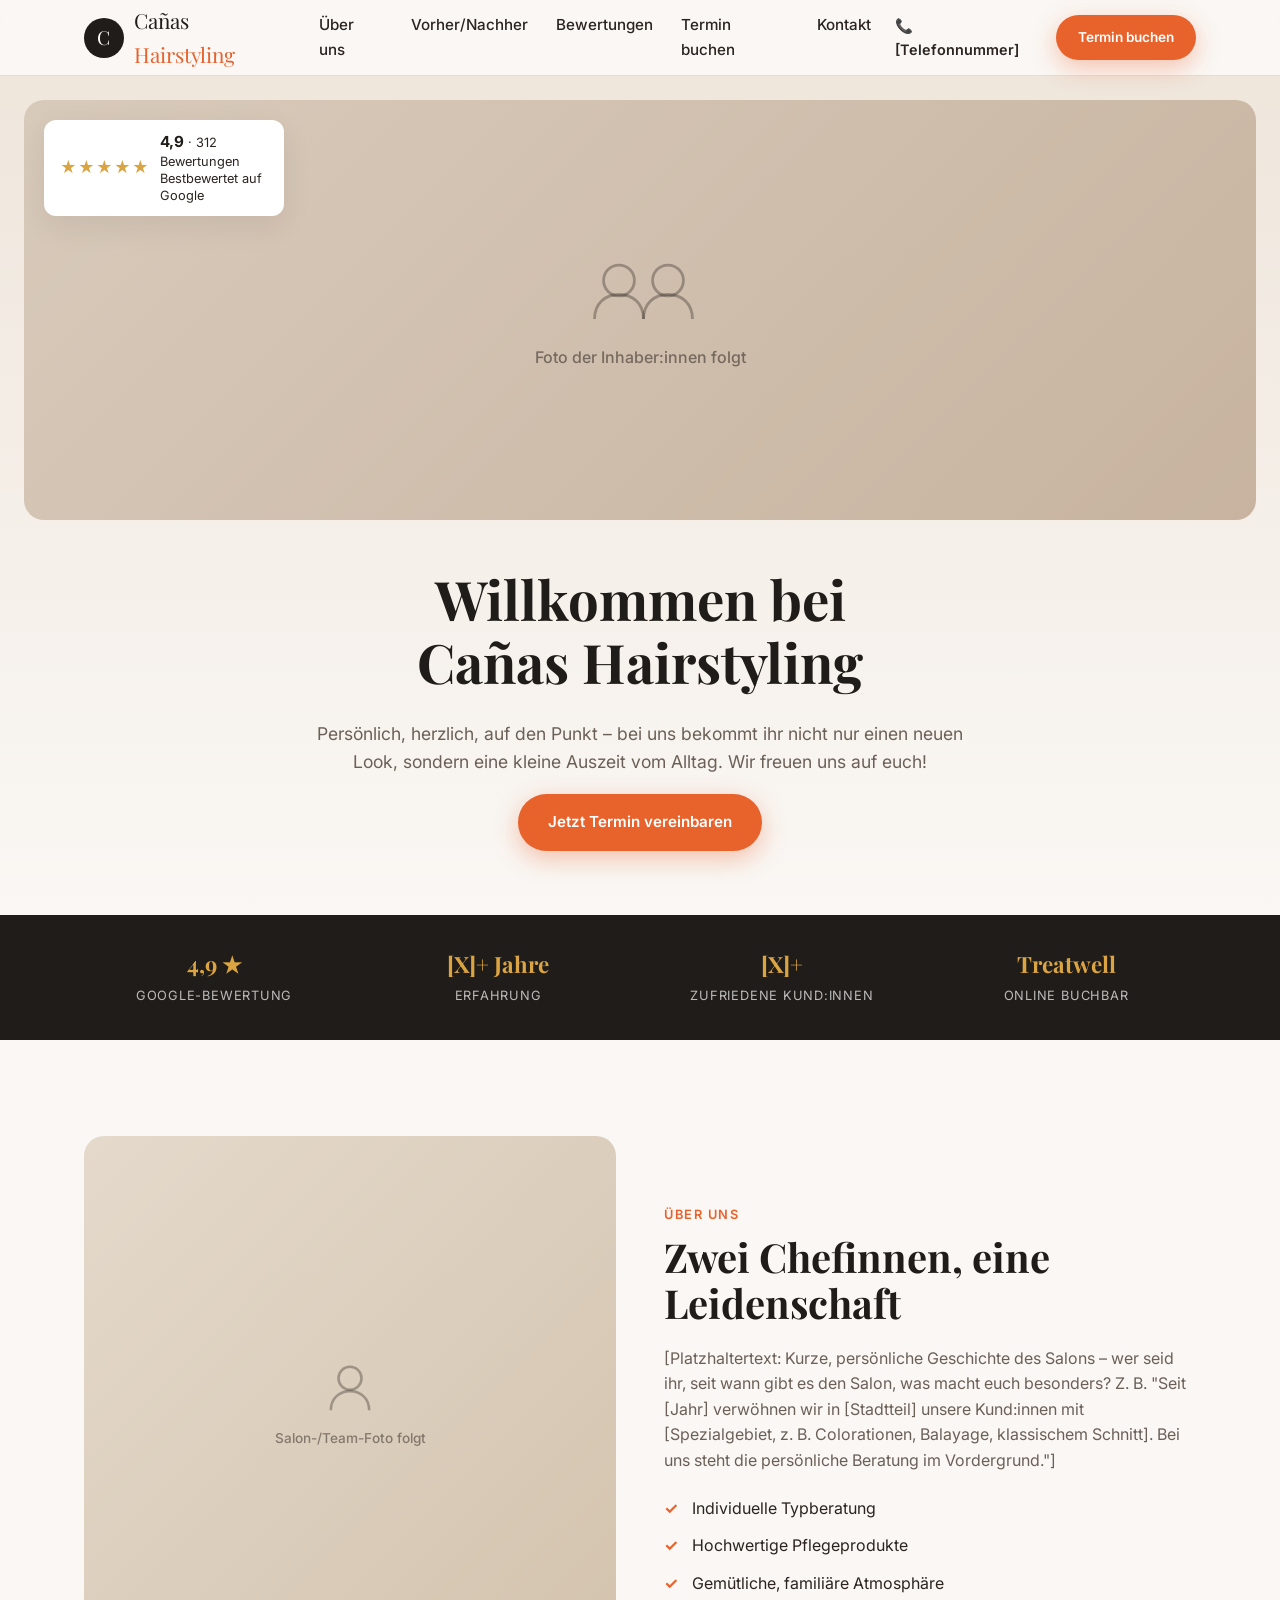
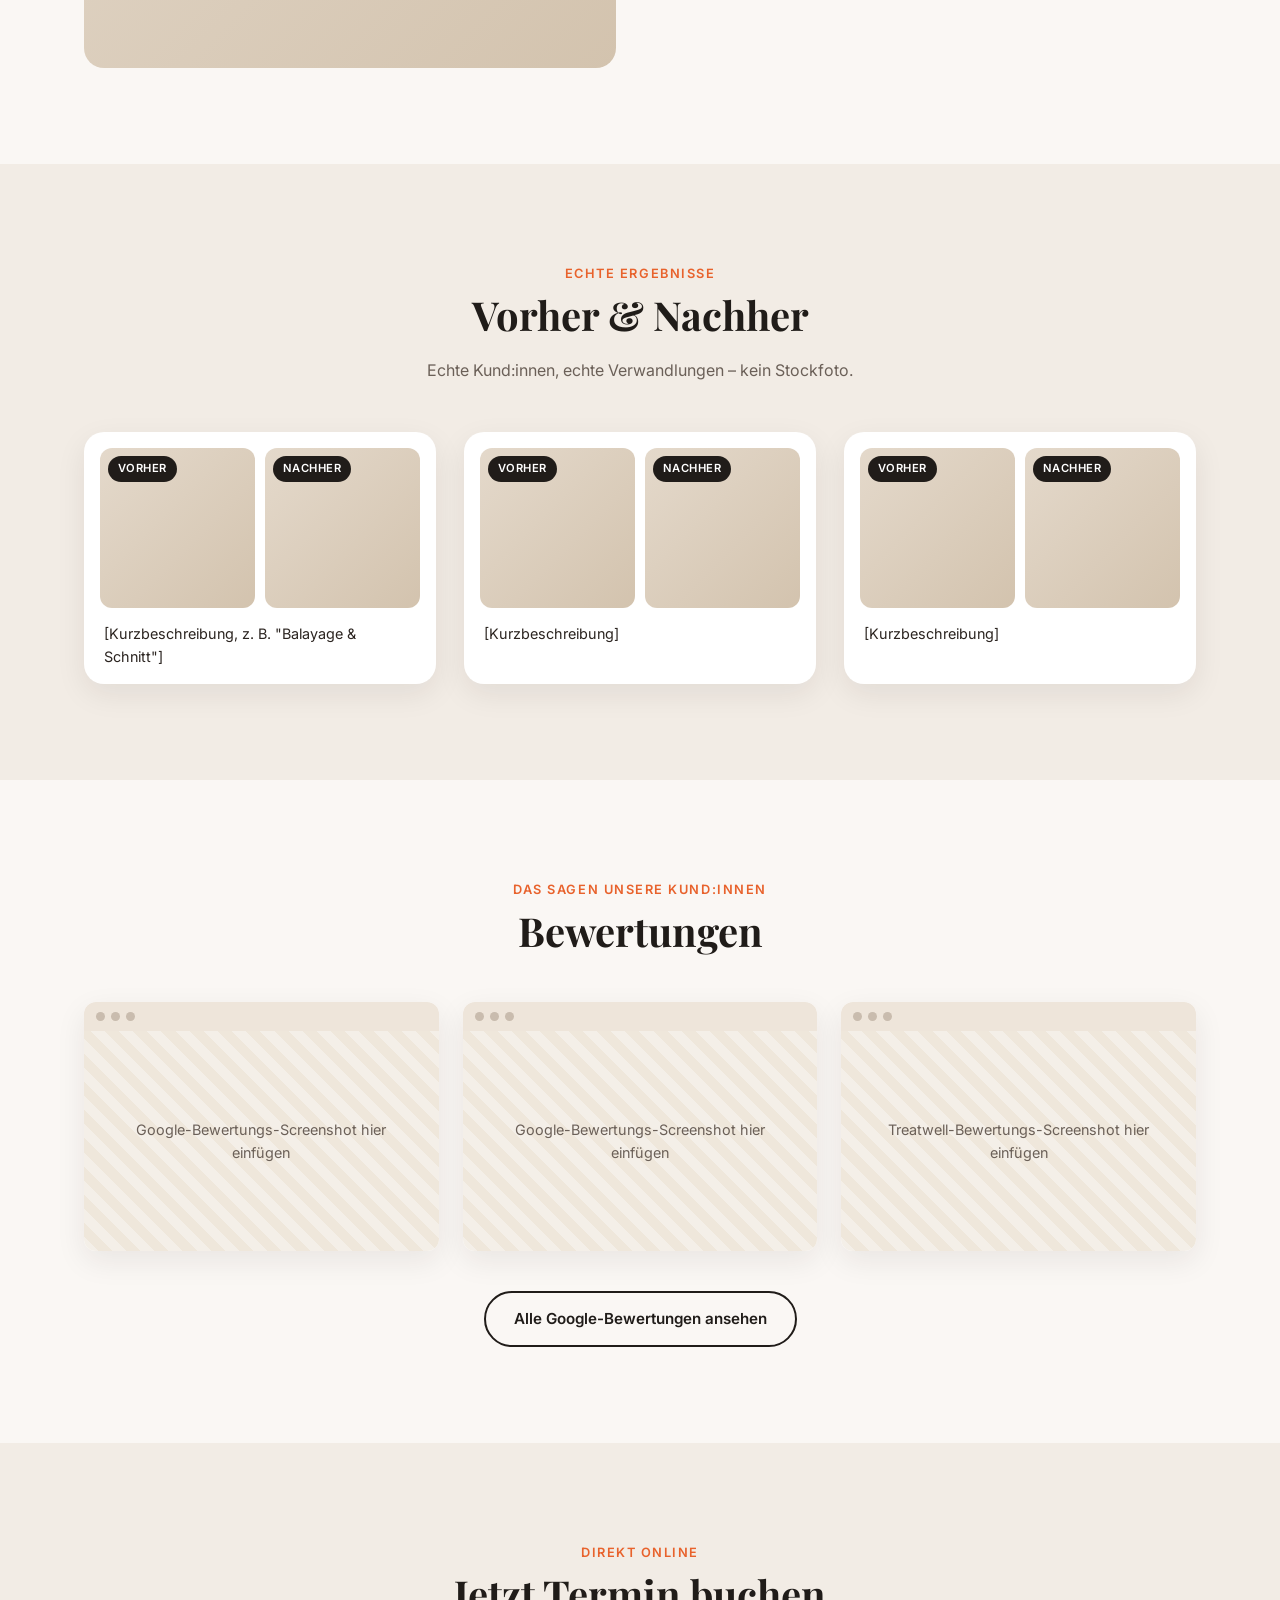
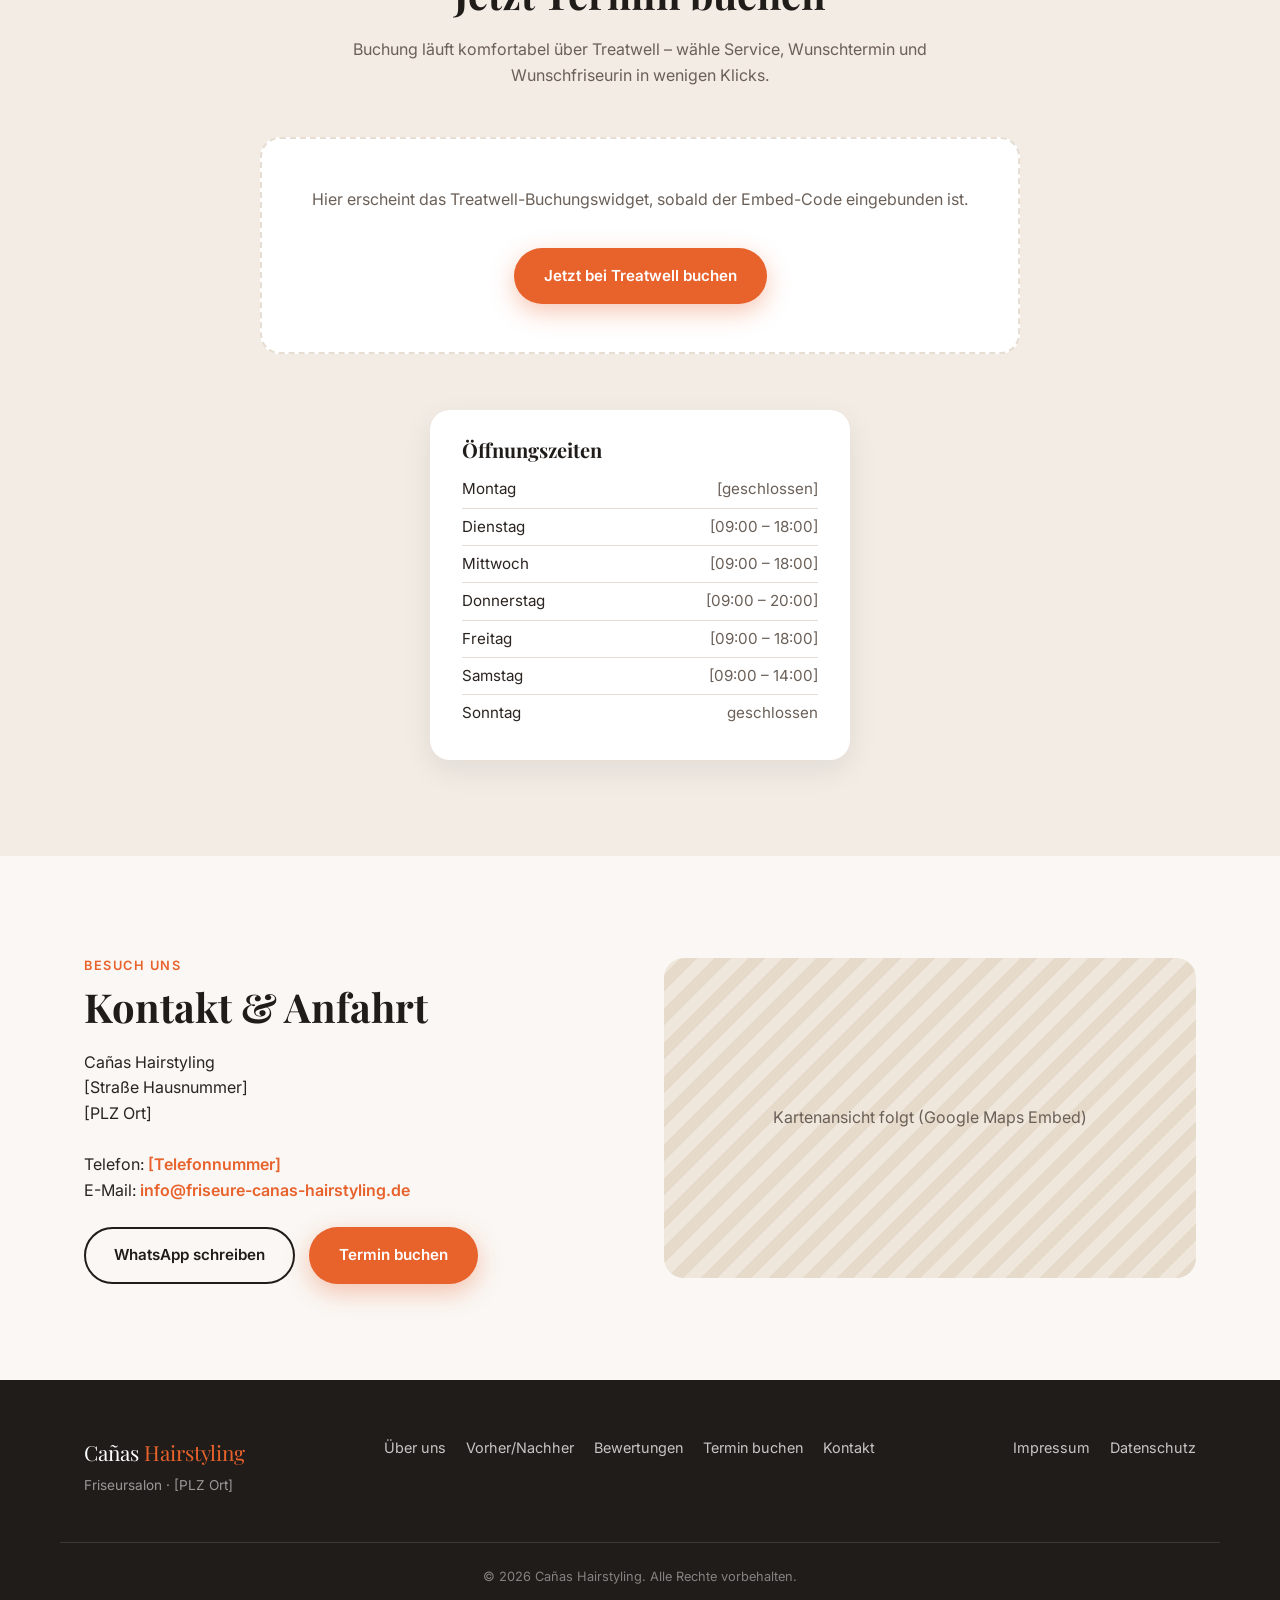
<file: website/index.html>
<!DOCTYPE html>
<html lang="de">
<head>
<meta charset="UTF-8">
<meta name="viewport" content="width=device-width, initial-scale=1.0">
<title>Cañas Hairstyling – Friseur Ihres Vertrauens</title>
<meta name="description" content="Cañas Hairstyling – Ihr Friseursalon. Jetzt bequem online Termin buchen.">
<link rel="preconnect" href="https://fonts.googleapis.com">
<link rel="preconnect" href="https://fonts.gstatic.com" crossorigin>
<!-- Google Fonts asynchron laden: verhindert, dass eine blockierte/langsame Font-Anfrage
     (Adblocker, Firmennetz, o.ä.) das restliche Rendering oder Skripte der Seite aufhält -->
<link rel="stylesheet" href="https://fonts.googleapis.com/css2?family=Playfair+Display:wght@600;700&family=Inter:wght@400;500;600;700&display=swap" media="print" onload="this.media='all'">
<noscript><link rel="stylesheet" href="https://fonts.googleapis.com/css2?family=Playfair+Display:wght@600;700&family=Inter:wght@400;500;600;700&display=swap"></noscript>
<link rel="stylesheet" href="css/style.css">
</head>
<body>

<!-- ============ HEADER ============ -->
<header class="site-header" id="top">
  <div class="container header-inner">
    <a href="#top" class="logo">
      <!-- TODO: echtes Logo einsetzen, siehe README Punkt 1 -->
      <span class="logo-mark">C</span>
      <span class="logo-text">Cañas <em>Hairstyling</em></span>
    </a>

    <nav class="main-nav" id="main-nav">
      <a href="#ueber-uns">Über uns</a>
      <a href="#vorher-nachher">Vorher/Nachher</a>
      <a href="#bewertungen">Bewertungen</a>
      <a href="#booking">Termin buchen</a>
      <a href="#kontakt">Kontakt</a>
    </nav>

    <div class="header-actions">
      <a href="tel:+491234567890" class="header-phone">📞 [Telefonnummer]</a>
      <a href="#booking" class="btn btn-primary btn-small">Termin buchen</a>
      <button class="nav-toggle" id="nav-toggle" aria-label="Menü öffnen" aria-expanded="false">
        <span></span><span></span><span></span>
      </button>
    </div>
  </div>
</header>

<!-- ============ HERO ============ -->
<section class="hero">
  <div class="hero-media">
    <!-- TODO: echtes Foto der beiden Inhaber/innen (lächelnd) einsetzen, siehe README Punkt 2 -->
    <div class="hero-photo-placeholder">
      <svg viewBox="0 0 200 120" class="placeholder-icon" aria-hidden="true">
        <circle cx="70" cy="45" r="22"/>
        <path d="M35 100c0-22 15-35 35-35s35 13 35 35"/>
        <circle cx="140" cy="45" r="22"/>
        <path d="M105 100c0-22 15-35 35-35s35 13 35 35"/>
      </svg>
      <span>Foto der Inhaber:innen folgt</span>
    </div>

    <div class="trust-badge">
      <span class="stars">★★★★★</span>
      <span class="trust-text"><strong>4,9</strong> · 312 Bewertungen<br>Bestbewertet auf Google</span>
      <!-- TODO: echte Bewertungszahl/Sterne eintragen, siehe README Punkt 4 -->
    </div>
  </div>

  <div class="hero-content">
    <h1>Willkommen bei<br>Cañas Hairstyling</h1>
    <p>Persönlich, herzlich, auf den Punkt – bei uns bekommt ihr nicht nur einen neuen Look, sondern eine kleine Auszeit vom Alltag. Wir freuen uns auf euch!</p>
    <a href="#booking" class="btn btn-cta">Jetzt Termin vereinbaren</a>
  </div>
</section>

<!-- ============ TRUST BAR ============ -->
<section class="trust-bar">
  <div class="container trust-bar-inner">
    <div class="trust-item">
      <strong>4,9 ★</strong>
      <span>Google-Bewertung</span>
    </div>
    <div class="trust-item">
      <strong>[X]+ Jahre</strong>
      <span>Erfahrung</span>
    </div>
    <div class="trust-item">
      <strong>[X]+</strong>
      <span>zufriedene Kund:innen</span>
    </div>
    <div class="trust-item">
      <strong>Treatwell</strong>
      <span>Online buchbar</span>
    </div>
  </div>
</section>

<!-- ============ ÜBER UNS ============ -->
<section id="ueber-uns" class="section ueber-uns">
  <div class="container two-col">
    <div class="col-media">
      <!-- TODO: Foto Inhaber:innen im Salon, siehe README Punkt 2 -->
      <div class="photo-placeholder square">
        <svg viewBox="0 0 100 100" class="placeholder-icon" aria-hidden="true">
          <circle cx="50" cy="38" r="18"/>
          <path d="M20 88c0-18 13-30 30-30s30 12 30 30"/>
        </svg>
        <span>Salon-/Team-Foto folgt</span>
      </div>
    </div>
    <div class="col-text">
      <span class="eyebrow">Über uns</span>
      <h2>Zwei Chefinnen, eine Leidenschaft</h2>
      <p>
        [Platzhaltertext: Kurze, persönliche Geschichte des Salons – wer seid ihr, seit wann gibt es den Salon,
        was macht euch besonders? Z. B. "Seit [Jahr] verwöhnen wir in [Stadtteil] unsere Kund:innen mit
        [Spezialgebiet, z. B. Colorationen, Balayage, klassischem Schnitt]. Bei uns steht die persönliche
        Beratung im Vordergrund."]
      </p>
      <ul class="checklist">
        <li>Individuelle Typberatung</li>
        <li>Hochwertige Pflegeprodukte</li>
        <li>Gemütliche, familiäre Atmosphäre</li>
      </ul>
    </div>
  </div>
</section>

<!-- ============ VORHER / NACHHER ============ -->
<section id="vorher-nachher" class="section alt-bg">
  <div class="container">
    <div class="section-head">
      <span class="eyebrow">Echte Ergebnisse</span>
      <h2>Vorher &amp; Nachher</h2>
      <p>Echte Kund:innen, echte Verwandlungen – kein Stockfoto.</p>
    </div>

    <div class="ba-grid">
      <!-- TODO: 3–4 echte Vorher/Nachher-Paare einsetzen, siehe README Punkt 3. Kundenzustimmung vorher einholen! -->
      <div class="ba-card">
        <div class="ba-images">
          <div class="ba-half"><span class="ba-tag">Vorher</span><div class="photo-placeholder small"></div></div>
          <div class="ba-half"><span class="ba-tag">Nachher</span><div class="photo-placeholder small"></div></div>
        </div>
        <p class="ba-caption">[Kurzbeschreibung, z. B. "Balayage &amp; Schnitt"]</p>
      </div>
      <div class="ba-card">
        <div class="ba-images">
          <div class="ba-half"><span class="ba-tag">Vorher</span><div class="photo-placeholder small"></div></div>
          <div class="ba-half"><span class="ba-tag">Nachher</span><div class="photo-placeholder small"></div></div>
        </div>
        <p class="ba-caption">[Kurzbeschreibung]</p>
      </div>
      <div class="ba-card">
        <div class="ba-images">
          <div class="ba-half"><span class="ba-tag">Vorher</span><div class="photo-placeholder small"></div></div>
          <div class="ba-half"><span class="ba-tag">Nachher</span><div class="photo-placeholder small"></div></div>
        </div>
        <p class="ba-caption">[Kurzbeschreibung]</p>
      </div>
    </div>
  </div>
</section>

<!-- ============ BEWERTUNGEN ============ -->
<section id="bewertungen" class="section">
  <div class="container">
    <div class="section-head">
      <span class="eyebrow">Das sagen unsere Kund:innen</span>
      <h2>Bewertungen</h2>
    </div>

    <div class="review-grid">
      <!-- TODO: echte Screenshots aus Google/Treatwell einfügen, siehe README Punkt 4 -->
      <div class="review-card screenshot-frame">
        <div class="screenshot-frame-bar"><span></span><span></span><span></span></div>
        <div class="screenshot-placeholder">
          <span>Google-Bewertungs-Screenshot hier einfügen</span>
        </div>
      </div>
      <div class="review-card screenshot-frame">
        <div class="screenshot-frame-bar"><span></span><span></span><span></span></div>
        <div class="screenshot-placeholder">
          <span>Google-Bewertungs-Screenshot hier einfügen</span>
        </div>
      </div>
      <div class="review-card screenshot-frame">
        <div class="screenshot-frame-bar"><span></span><span></span><span></span></div>
        <div class="screenshot-placeholder">
          <span>Treatwell-Bewertungs-Screenshot hier einfügen</span>
        </div>
      </div>
    </div>

    <div class="review-cta">
      <a href="#" target="_blank" rel="noopener" class="btn btn-outline">Alle Google-Bewertungen ansehen</a>
      <!-- TODO: echten Google-Maps-Bewertungslink eintragen -->
    </div>
  </div>
</section>

<!-- ============ TERMIN BUCHEN ============ -->
<section id="booking" class="section booking-section alt-bg">
  <div class="container">
    <div class="section-head">
      <span class="eyebrow">Direkt online</span>
      <h2>Jetzt Termin buchen</h2>
      <p>Buchung läuft komfortabel über Treatwell – wähle Service, Wunschtermin und Wunschfriseurin in wenigen Klicks.</p>
    </div>

    <div class="booking-widget-wrap">
      <!--
        TREATWELL EINBINDUNG – siehe README Punkt 5 für Details:
        Sobald ihr den offiziellen Embed-Code aus eurem Treatwell-Partnerbereich
        (Marketing > Website-Widget) habt, hier einfügen, z. B.:

        <iframe src="https://www.treatwell.de/place/EURE-SALON-ID/book/"
                title="Treatwell Online-Buchung" loading="lazy"></iframe>

        Bis dahin: Fallback-Button unten verlinkt direkt auf eure Treatwell-Seite.
      -->
      <div class="booking-widget-placeholder">
        <p>Hier erscheint das Treatwell-Buchungswidget, sobald der Embed-Code eingebunden ist.</p>
        <a href="#" target="_blank" rel="noopener" class="btn btn-cta">Jetzt bei Treatwell buchen</a>
        <!-- TODO: echten Treatwell-Buchungslink eintragen -->
      </div>
    </div>

    <div class="hours-box">
      <h3>Öffnungszeiten</h3>
      <table class="hours-table">
        <tr><td>Montag</td><td>[geschlossen]</td></tr>
        <tr><td>Dienstag</td><td>[09:00 – 18:00]</td></tr>
        <tr><td>Mittwoch</td><td>[09:00 – 18:00]</td></tr>
        <tr><td>Donnerstag</td><td>[09:00 – 20:00]</td></tr>
        <tr><td>Freitag</td><td>[09:00 – 18:00]</td></tr>
        <tr><td>Samstag</td><td>[09:00 – 14:00]</td></tr>
        <tr><td>Sonntag</td><td>geschlossen</td></tr>
      </table>
      <!-- TODO: echte Öffnungszeiten eintragen -->
    </div>
  </div>
</section>

<!-- ============ KONTAKT ============ -->
<section id="kontakt" class="section kontakt">
  <div class="container two-col">
    <div class="col-text">
      <span class="eyebrow">Besuch uns</span>
      <h2>Kontakt &amp; Anfahrt</h2>
      <address>
        Cañas Hairstyling<br>
        [Straße Hausnummer]<br>
        [PLZ Ort]<br><br>
        Telefon: <a href="tel:+491234567890">[Telefonnummer]</a><br>
        E-Mail: <a href="mailto:info@friseure-canas-hairstyling.de">info@friseure-canas-hairstyling.de</a>
      </address>
      <div class="contact-cta">
        <a href="https://wa.me/491234567890" target="_blank" rel="noopener" class="btn btn-outline">WhatsApp schreiben</a>
        <a href="#booking" class="btn btn-primary">Termin buchen</a>
      </div>
      <!-- TODO: echte Adresse/Telefonnummer eintragen -->
    </div>
    <div class="col-media">
      <!-- TODO: Google-Maps-Einbettung mit echter Adresse, siehe README Punkt 6 -->
      <div class="map-placeholder">
        <span>Kartenansicht folgt (Google Maps Embed)</span>
      </div>
    </div>
  </div>
</section>

<!-- ============ FOOTER ============ -->
<footer class="site-footer">
  <div class="container footer-inner">
    <div class="footer-brand">
      <span class="logo-text">Cañas <em>Hairstyling</em></span>
      <p>Friseursalon · [PLZ Ort]</p>
    </div>
    <nav class="footer-nav">
      <a href="#ueber-uns">Über uns</a>
      <a href="#vorher-nachher">Vorher/Nachher</a>
      <a href="#bewertungen">Bewertungen</a>
      <a href="#booking">Termin buchen</a>
      <a href="#kontakt">Kontakt</a>
    </nav>
    <nav class="footer-legal">
      <a href="#">Impressum</a>
      <a href="#">Datenschutz</a>
      <!-- TODO: echte Impressum-/Datenschutzseiten verlinken (Pflicht in DE) -->
    </nav>
  </div>
  <p class="footer-copy">© <span id="year"></span> Cañas Hairstyling. Alle Rechte vorbehalten.</p>
</footer>

<script src="js/main.js" defer></script>
</body>
</html>
</file>
<file: kocks-testprojekt/style.css>
/* =====================================================================
   FARBEN & SCHRIFTEN – hier zentral anpassen
   ===================================================================== */
:root {
  --navy: #0d2240;         /* Dunkelblau (Hero, Karten, Know-how) */
  --navy-hell: #1d3557;    /* Seiten-Buttons */
  --gold: #b89d5f;         /* Gold (Akzente, Karten) */
  --blau-hell: #5aa6d8;    /* Hellblau (Logo, Kategorien, News-Button) */
  --hintergrund-hell: #f0f4f9;
  --text: #5c5f73;         /* Fließtext grau */
  --weiss: #ffffff;

  --schrift: "Mulish", "Helvetica Neue", Arial, sans-serif;
  --breite: 1200px;        /* maximale Inhaltsbreite */
}

/* ---------- Grundlagen ---------- */
* { box-sizing: border-box; margin: 0; padding: 0; }
html { scroll-behavior: smooth; }
body { font-family: var(--schrift); color: var(--text); background: var(--weiss); font-weight: 300; overflow-x: hidden; }
a { color: inherit; text-decoration: none; }
img { display: block; width: 100%; height: 100%; object-fit: cover; }
sup { font-size: .5em; vertical-align: super; line-height: 0; }
.gold { color: var(--gold); }
.container { max-width: var(--breite); margin: 0 auto; padding: 0 24px; }

.titel { color: var(--navy); font-weight: 900; text-transform: uppercase; font-size: clamp(2.1rem, 6vw, 3.2rem); line-height: 1.05; letter-spacing: .01em; margin-bottom: 48px; }
.kategorie, .karte-meta { color: var(--blau-hell); font-weight: 700; letter-spacing: .18em; text-transform: uppercase; font-size: 1rem; margin-bottom: 14px; }
.text { font-size: 1.25rem; line-height: 1.65; margin-bottom: 1.6em; }
.lead { font-size: 1.35rem; line-height: 1.55; font-weight: 400; margin-bottom: 1.4em; }

/* Platzhalter für Bilder */
.platzhalter { width: 100%; height: 100%; min-height: 200px; display: grid; place-items: center;
  background: repeating-linear-gradient(45deg, #c9d3e0 0 14px, #d5dde8 14px 28px); color: #6b7a90; font-size: .85rem; letter-spacing: .1em; text-transform: uppercase; font-weight: 700; }

/* ---------- Logo ---------- */
.logo { display: inline-flex; align-items: center; gap: 10px; color: var(--weiss); }
.logo-icon { width: 34px; height: 34px; color: var(--blau-hell); }
.logo-text { font-weight: 900; font-size: 2rem; letter-spacing: .08em; }
.logo--dunkel { color: #111; }
.logo-bild { height: 40px; width: auto; }

/* ---------- Header ---------- */
.kopf { position: absolute; top: 0; left: 0; right: 0; z-index: 20; display: flex; justify-content: space-between; align-items: center; padding: 28px 24px; max-width: calc(var(--breite) + 48px); margin: 0 auto; }
.burger { background: none; border: 0; cursor: pointer; width: 52px; display: flex; flex-direction: column; align-items: flex-end; gap: 13px; }
.burger span { display: block; height: 2px; background: var(--weiss); }
.burger span:nth-child(1), .burger span:nth-child(2) { width: 52px; }
.burger span:nth-child(3) { width: 30px; }

/* ---------- Menü-Overlay ---------- */
.menue { position: fixed; inset: 0; z-index: 50; background: var(--navy); color: var(--weiss); padding: 28px 24px 60px; overflow-y: auto;
  transform: translateX(100%); transition: transform .35s ease; }
.menue.offen { transform: none; }
.menue-kopf { display: flex; justify-content: space-between; align-items: center; margin-bottom: 40px; }
.menue-zu { background: none; border: 0; color: var(--weiss); font-size: 3rem; line-height: 1; cursor: pointer; }
.menue-gruppe { display: flex; flex-direction: column; gap: 10px; margin-bottom: 32px; }
.menue-gruppe a { font-size: 1.2rem; opacity: .8; }
.menue-gruppe .menue-titel { font-weight: 800; letter-spacing: .15em; text-transform: uppercase; color: var(--gold); opacity: 1; font-size: 1rem; }

/* ---------- Hero ---------- */
.hero { position: relative; min-height: 100vh; color: var(--weiss); display: flex; flex-direction: column; justify-content: flex-end;
  background:
    radial-gradient(ellipse 40% 60% at 95% 55%, rgba(120,150,210,.45), transparent 70%),
    radial-gradient(ellipse 60% 40% at 80% 30%, rgba(60,90,160,.35), transparent 70%),
    linear-gradient(120deg, #0d2240 0%, #13305a 55%, #24477f 100%);
  background-size: cover; background-position: center; }
.hero-inhalt { width: 100%; max-width: calc(var(--breite) + 48px); margin: 0 auto; padding: 160px 24px 60px; }
.hero-marke { display: inline-block; border-top: 2px solid var(--gold); border-bottom: 2px solid var(--gold); padding: 18px 0;
  color: var(--gold); font-weight: 900; font-size: clamp(2.4rem, 8vw, 4rem); letter-spacing: .01em; margin-bottom: 20px; }
.hero-titel { font-weight: 200; font-size: clamp(2.8rem, 9vw, 5.2rem); line-height: 1.12; letter-spacing: .02em; margin-bottom: 50px; }
.hero-text { font-size: clamp(1.25rem, 2.6vw, 1.5rem); line-height: 1.6; max-width: 640px; opacity: .85; letter-spacing: .02em; }

.hero-reiter { display: flex; overflow-x: auto; scrollbar-width: none; padding: 0 0 36px; max-width: calc(var(--breite) + 48px); margin: 0 auto; width: 100%; }
.hero-reiter::-webkit-scrollbar { display: none; }
.reiter { flex: 1 0 auto; display: flex; flex-direction: column; gap: 32px; min-width: 210px; }
.reiter-linie { position: relative; height: 2px; background: rgba(255,255,255,.55); margin-right: 18px; }
.reiter:not(:first-child) .reiter-linie::before { content: ""; position: absolute; left: -10px; top: -10px; width: 3px; height: 22px; background: var(--gold); }
.reiter-text { font-size: 1.3rem; font-weight: 400; padding: 0 18px 0 24px; white-space: nowrap; transition: color .2s; }
.reiter:hover .reiter-text { color: var(--gold); }

/* ---------- Zahlen ---------- */
.zahlen { display: flex; justify-content: center; padding: 70px 0; }
.zahl { flex: 1; max-width: 460px; text-align: center; display: flex; flex-direction: column; padding: 40px 10px; }
.zahl + .zahl { border-left: 3px solid #e3e3e3; }
.zahl strong { color: var(--navy); font-weight: 900; font-size: clamp(2rem, 7vw, 3.4rem); line-height: 1; }
.zahl span { font-size: clamp(1.3rem, 3.5vw, 1.8rem); letter-spacing: .05em; margin-top: 6px; }

/* ---------- Intro ---------- */
.intro { background: var(--hintergrund-hell); padding: 100px 0 60px; }
.intro-raster { display: grid; gap: 48px; }
.video { position: relative; display: block; aspect-ratio: 16 / 7; background: radial-gradient(circle at 50% 40%, #1b2f52, #08152b); overflow: hidden; margin: 0 4%; cursor: pointer; }
.video-flaeche { position: absolute; inset: 0; display: flex; flex-direction: column; align-items: center; justify-content: center; gap: 8px; }
.video-flaeche .logo-icon { width: 70px; height: 70px; }
.video-flaeche .logo-text { font-size: clamp(2.6rem, 10vw, 5rem); }
.video-flaeche small { color: var(--weiss); font-weight: 600; letter-spacing: .05em; font-size: clamp(.7rem, 2vw, 1rem); margin-left: 15%; }
.play { position: absolute; left: 50%; top: 50%; width: 72px; height: 72px; transform: translate(-50%, -55%); border-radius: 50%; background: rgba(60,60,70,.85); }
.play::after { content: ""; position: absolute; left: 28px; top: 21px; border-left: 24px solid var(--weiss); border-top: 15px solid transparent; border-bottom: 15px solid transparent; }

/* ---------- Banner ---------- */
.banner { background: linear-gradient(90deg, #0b1d38, #1a3560 60%, #0b1d38); color: var(--weiss); overflow: hidden; }
.banner-inhalt { max-width: 900px; margin: 0 auto; padding: 18px 24px 0; display: flex; align-items: center; gap: 24px; }
.banner-titel { font-weight: 900; font-size: clamp(1.1rem, 3.5vw, 1.9rem); line-height: 1.1; text-transform: uppercase; margin-bottom: 8px; }
.banner-gold { color: var(--gold); font-family: Georgia, serif; font-weight: 700; font-size: clamp(.7rem, 1.8vw, 1rem); }
.banner-text { font-family: Georgia, serif; font-size: clamp(.7rem, 1.8vw, 1rem); padding-bottom: 18px; }
.banner-linie { flex: 0 0 60px; height: 2px; background: var(--gold); }
.banner-bild { flex: 0 0 28%; height: 130px; align-self: flex-end; transform: translateY(8px) rotate(-2deg); box-shadow: 0 0 30px rgba(0,0,0,.5); }
.banner-bild .platzhalter { min-height: 0; font-size: .6rem; background: #2a2f5a; color: #aab; }

/* ---------- Karten ---------- */
.news { padding: 110px 0 60px; }
.experten { padding: 60px 0 80px; }
.karten { display: grid; gap: 56px; }
.karte { display: flex; flex-direction: column; color: var(--weiss); transition: transform .25s; }
.karte:hover { transform: translateY(-4px); }
.karte-bild { aspect-ratio: 6 / 5; overflow: hidden; }
.karte-text { flex: 1; padding: 56px 56px 64px; display: flex; flex-direction: column; }
.karte--blau .karte-text { background: var(--navy); }
.karte--gold .karte-text { background: var(--gold); }
.karte--gold .karte-meta { color: var(--weiss); }
.karte h3 { font-weight: 900; text-transform: uppercase; font-size: clamp(1.7rem, 5vw, 2.4rem); line-height: 1.15; margin: 20px 0 48px; flex: 1; hyphens: auto; }
.mehr { display: inline-flex; align-items: center; gap: 14px; font-size: 1.6rem; }
.karte--blau .mehr { color: var(--gold); }
.mehr--gold { color: var(--gold); }
.pfeil { width: 70px; height: 10px; }

/* ---------- Kontakt ---------- */
.kontakt { padding: 110px 0 120px; }
.kontakt-raster { display: grid; gap: 70px; align-items: center; }
.kontakt .titel { padding-left: 20px; }
.kontakt-bild { aspect-ratio: 16 / 10; }

/* ---------- Know-how ---------- */
.knowhow { background: var(--navy); color: rgba(255,255,255,.85); padding: 60px 0 70px; }
.knowhow .titel { color: var(--weiss); }
.knowhow-raster { display: grid; gap: 70px; }
.knowhow-bild { aspect-ratio: 3 / 2; }

/* ---------- Footer ---------- */
.fuss { padding: 110px 0 60px; }
.fuss-logo { margin-bottom: 70px; padding-left: 20px; }
.fuss-spalten { display: grid; gap: 40px; padding-left: 20px; }
.fuss-spalte { display: flex; flex-direction: column; gap: 22px; }
.fuss-spalte a { font-size: 1.35rem; color: #8a8d9e; }
.fuss-spalte a:hover { color: var(--navy); }
.fuss-spalte .fuss-titel { color: var(--navy); font-weight: 800; letter-spacing: .18em; text-transform: uppercase; font-size: 1.05rem; margin-bottom: 18px; }
.fuss-extras { margin-top: 50px; display: flex; flex-direction: column; align-items: flex-start; gap: 40px; }
.news-button { display: inline-flex; align-items: center; gap: 18px; background: var(--blau-hell); color: var(--weiss); border-radius: 60px; padding: 20px 26px; }
.news-button svg { width: 42px; height: 42px; }
.news-button span { font-weight: 900; font-size: 1.6rem; letter-spacing: .03em; }
.news-button em { font-style: normal; border: 2px solid var(--weiss); padding: 4px 10px; letter-spacing: .15em; font-size: 1rem; }
.auszeichnung { width: 220px; height: 240px; margin-left: 20px; }
.auszeichnung .platzhalter { min-height: 0; border-radius: 20px; }
.fuss-linkedin { width: 104px; height: 104px; color: #3576b1; align-self: center; }
.fuss-linkedin svg { width: 100%; height: 100%; }
.fuss-linkedin svg path { fill: var(--weiss); }

/* ---------- Testprojekt-Hinweis ---------- */
.hinweis { background: #fff4d6; color: #5a4300; border-top: 3px solid var(--gold); padding: 18px 24px 22px; text-align: center; font-size: .95rem; line-height: 1.5; font-weight: 400; }
.hinweis strong { text-transform: uppercase; letter-spacing: .1em; }

/* ---------- Schwebende Seiten-Buttons ---------- */
.seiten-buttons { position: fixed; right: 0; top: 57%; z-index: 30; display: flex; flex-direction: column; gap: 12px; }
.seiten-buttons a { width: 62px; height: 64px; display: grid; place-items: center; background: var(--navy-hell); color: var(--weiss); box-shadow: 0 2px 10px rgba(0,0,0,.15); transition: background .2s; }
.seiten-buttons a:hover { background: var(--gold); }
.seiten-buttons svg { width: 36px; height: 36px; }

/* =====================================================================
   DESKTOP (ab 900px Breite)
   ===================================================================== */
@media (min-width: 900px) {
  .kopf, .hero-inhalt { padding-left: 48px; padding-right: 48px; }
  .hero-reiter { padding-left: 24px; }
  .intro-raster { grid-template-columns: 1.1fr 1fr; align-items: start; }
  .video { margin: 0; }
  .karten--3 { grid-template-columns: repeat(3, 1fr); gap: 32px; }
  .karten--2 { grid-template-columns: repeat(2, 1fr); gap: 40px; }
  .karte-text { padding: 40px 40px 48px; }
  .karte h3 { font-size: 1.6rem; }
  .mehr { font-size: 1.3rem; }
  .kontakt-raster { grid-template-columns: 1fr 1fr; }
  .knowhow-raster { grid-template-columns: 1.2fr 1fr; align-items: center; }
  .fuss-spalten { grid-template-columns: repeat(4, 1fr); }
  .fuss-spalte a { font-size: 1.05rem; }
  .fuss-extras { flex-direction: row; align-items: center; justify-content: space-between; }
  .fuss-linkedin { width: 64px; height: 64px; }
  .auszeichnung { width: 150px; height: 165px; }
}
</file>
<file: landing-page/style.css>
/* ═══════════════════════════════════════════════════════════
   MEDNAIL LANDING PAGE – STYLES

   FARBEN ÄNDERN:  Passe die Werte unter :root an
   SCHRIFTEN:      Google Fonts werden in index.html geladen
   ABSTÄNDE:       Suche nach "padding" oder "gap" Werten
   ═══════════════════════════════════════════════════════════ */

/* ── FARBEN (hier ändern!) ── */
:root {
  --green: #00A86B;          /* CTA-Buttons, Erfolgs-Akzent */
  --green-hover: #009960;    /* Button Hover */
  --green-light: #E6F9F0;   /* Grüner Hintergrund (leicht) */
  --navy: #0C1F3B;           /* Dunkle Flächen, Footer */
  --navy-mid: #1A3A5C;
  --blue: #2B7DE9;           /* Blau-Akzent, Phototherapie */
  --blue-glow: #4A9AFF;
  --gold: #F5A623;           /* Sterne */
  --red: #E53935;            /* Warnfarbe */

  --bg: #FFFFFF;             /* Seiten-Hintergrund */
  --bg-alt: #F5F7FA;         /* Abwechselnde Sections */
  --text: #1A1D23;           /* Haupttext */
  --text-light: #5A6170;     /* Nebentext */
  --text-on-dark: #E8ECF2;   /* Text auf dunklem Grund */
  --text-muted-dark: #9AA5B8;
  --border: #E2E6EC;         /* Rahmen */
  --surface: #FFFFFF;        /* Karten */

  --radius: 10px;            /* Ecken-Rundung */
  --max-width: 780px;        /* Max. Inhaltsbreite */
}


/* ── RESET & BASICS ── */
* { margin: 0; box-sizing: border-box; }

body {
  background: var(--bg);
  color: var(--text);
  font-family: 'DM Sans', -apple-system, BlinkMacSystemFont, sans-serif;
  line-height: 1.6;
  -webkit-font-smoothing: antialiased;
}

img {
  max-width: 100%;
  height: auto;
  display: block;
}

a { color: inherit; }


/* ── LAYOUT ── */
.wrap {
  max-width: var(--max-width);
  margin: 0 auto;
  padding-inline: 20px;
}

.section {
  padding: 3.5rem 0;
}

.section.alt {
  background: var(--bg-alt);
}

.section.dark {
  background: var(--navy);
  color: var(--text-on-dark);
}

.text-center { text-align: center; }


/* ── TYPOGRAFIE ── */
h1, h2, h3 {
  font-family: 'DM Serif Display', Georgia, serif;
  line-height: 1.2;
  text-wrap: balance;
}

h1 {
  font-size: clamp(1.7rem, 5vw, 2.6rem);
  color: var(--text);
}

h2 {
  font-size: clamp(1.4rem, 4vw, 2rem);
  color: var(--text);
}

h3 {
  font-size: 1.1rem;
  font-family: 'DM Sans', sans-serif;
  font-weight: 700;
}

.accent { color: var(--green); font-style: normal; }

.eyebrow {
  font-size: 0.72rem;
  font-weight: 700;
  text-transform: uppercase;
  letter-spacing: 0.12em;
  color: var(--green);
  margin-bottom: 0.5rem;
}

.subtitle {
  font-size: 1rem;
  color: var(--text-light);
  max-width: 520px;
  margin: 0.6rem auto 2rem;
  line-height: 1.6;
}

.divider {
  width: 60px;
  height: 3px;
  background: var(--green);
  margin: 0 auto 2rem;
  border-radius: 2px;
}


/* ── BILDER – Platzhalter & Einfügen ── */

/* Platzhalter (wird ersetzt wenn du echte Bilder einfügst) */
.img-placeholder {
  background: var(--bg-alt);
  border: 2px dashed var(--border);
  border-radius: var(--radius);
  padding: 3rem 1.5rem;
  text-align: center;
  color: var(--text-light);
  font-size: 0.85rem;
  font-style: italic;
}

/* Vollbreites Bild */
.full-image {
  width: 100%;
  border-radius: var(--radius);
}

/* Bild + Text nebeneinander */
.image-text-row {
  display: grid;
  grid-template-columns: 1fr 1fr;
  gap: 2rem;
  align-items: center;
}

.image-text-row img {
  border-radius: var(--radius);
  width: 100%;
}

.image-text-row.reverse {
  direction: rtl;
}
.image-text-row.reverse > * {
  direction: ltr;
}

/* Bild-Galerie (2, 3 oder 4 Spalten) */
.image-grid {
  display: grid;
  gap: 1rem;
}

.image-grid.cols-2 { grid-template-columns: repeat(2, 1fr); }
.image-grid.cols-3 { grid-template-columns: repeat(3, 1fr); }
.image-grid.cols-4 { grid-template-columns: repeat(4, 1fr); }

.image-grid img {
  width: 100%;
  border-radius: var(--radius);
  aspect-ratio: 4/3;
  object-fit: cover;
}

@media (max-width: 560px) {
  .image-text-row { grid-template-columns: 1fr; }
  .image-grid.cols-3,
  .image-grid.cols-4 { grid-template-columns: repeat(2, 1fr); }
}


/* ── TOP BAR ── */
.topbar {
  background: var(--navy);
  color: var(--text-on-dark);
  padding: 10px 20px;
  font-size: 0.82rem;
  text-align: center;
  font-weight: 500;
}
.topbar .accent { color: var(--green); font-weight: 700; }


/* ── NAV ── */
.nav {
  background: var(--surface);
  border-bottom: 1px solid var(--border);
  padding: 14px 20px;
  display: flex;
  align-items: center;
  justify-content: space-between;
  position: sticky;
  top: 0;
  z-index: 100;
}

.logo {
  font-family: 'DM Serif Display', Georgia, serif;
  font-size: 1.3rem;
  color: var(--navy);
  text-decoration: none;
  display: flex;
  align-items: center;
  gap: 8px;
}

.logo-icon {
  width: 32px; height: 32px;
  background: linear-gradient(135deg, var(--blue), var(--green));
  border-radius: 8px;
  display: flex; align-items: center; justify-content: center;
  color: #fff;
  font-size: 0.9rem;
  font-weight: 700;
  font-family: 'DM Sans', sans-serif;
}

.nav-trust {
  display: flex;
  align-items: center;
  gap: 6px;
  font-size: 0.78rem;
  color: var(--text-light);
}

.stars { color: var(--gold); letter-spacing: -1px; }


/* ── HERO ── */
.hero {
  padding: 3rem 20px 2.5rem;
  text-align: center;
}

.hero-stats {
  display: flex;
  justify-content: center;
  gap: 2.5rem;
  flex-wrap: wrap;
  margin: 2rem 0;
}

.stat-num {
  font-family: 'DM Serif Display', Georgia, serif;
  font-size: 1.8rem;
  color: var(--green);
  line-height: 1;
}

.stat-label {
  font-size: 0.75rem;
  color: var(--text-light);
  margin-top: 4px;
}


/* ── PRODUKT-KARTE ── */
.product-card {
  background: var(--bg-alt);
  border-radius: var(--radius);
  padding: 2rem;
  display: grid;
  grid-template-columns: 200px 1fr;
  gap: 2rem;
  align-items: center;
  max-width: 680px;
  margin: 0 auto 2rem;
}

.product-card .product-img {
  border-radius: var(--radius);
  overflow: hidden;
  position: relative;
}

.product-card .product-img img {
  width: 100%;
}

.product-badge {
  position: absolute;
  top: 10px; right: 10px;
  background: var(--green);
  color: #fff;
  font-size: 0.65rem;
  font-weight: 700;
  padding: 4px 8px;
  border-radius: 4px;
  text-transform: uppercase;
}

.benefits-list {
  list-style: none;
  padding: 0;
  display: flex;
  flex-direction: column;
  gap: 8px;
}

.benefits-list li {
  font-size: 0.88rem;
  padding-left: 24px;
  position: relative;
  line-height: 1.45;
}

.benefits-list li::before {
  content: '✓';
  position: absolute;
  left: 0;
  color: var(--green);
  font-weight: 700;
}

@media (max-width: 560px) {
  .product-card {
    grid-template-columns: 1fr;
    text-align: center;
    padding: 1.5rem;
  }
  .product-card .product-img { max-width: 180px; margin: 0 auto; }
  .benefits-list { text-align: left; }
}


/* ── TRUST BAR ── */
.trust-bar {
  display: flex;
  justify-content: center;
  align-items: center;
  gap: 1.5rem;
  flex-wrap: wrap;
  padding: 1rem 20px;
  border-top: 1px solid var(--border);
  border-bottom: 1px solid var(--border);
}

.trust-item {
  display: flex;
  align-items: center;
  gap: 6px;
  font-size: 0.78rem;
  color: var(--text-light);
  font-weight: 500;
}

.trust-icon {
  width: 22px; height: 22px;
  border-radius: 50%;
  display: flex; align-items: center; justify-content: center;
  font-size: 0.65rem;
  flex-shrink: 0;
  background: var(--green-light);
  color: var(--green);
}


/* ── PROBLEM-KARTEN ── */
.problem-grid {
  display: grid;
  grid-template-columns: 1fr 1fr;
  gap: 1rem;
  max-width: 660px;
  margin: 0 auto;
}

.problem-card {
  background: var(--surface);
  border: 1px solid var(--border);
  border-radius: var(--radius);
  padding: 1.3rem;
}

.problem-card.warning {
  border-color: var(--red);
  border-width: 2px;
}

.problem-card h3 {
  font-size: 0.92rem;
  margin-bottom: 0.4rem;
  display: flex;
  align-items: center;
  gap: 8px;
}

.problem-card p {
  font-size: 0.85rem;
  color: var(--text-light);
  margin: 0;
}

.callout-box {
  max-width: 580px;
  margin: 1.5rem auto 0;
  background: #FFF0F0;
  border: 1px solid var(--red);
  border-radius: var(--radius);
  padding: 1.5rem;
  text-align: center;
}

.callout-box h3 {
  font-family: 'DM Serif Display', Georgia, serif;
  font-size: 1.1rem;
  color: var(--red);
  margin-bottom: 0.5rem;
  text-align: center;
}

.callout-box p {
  font-size: 0.88rem;
  color: var(--text-light);
  margin: 0 auto;
  max-width: 460px;
}

@media (max-width: 560px) {
  .problem-grid { grid-template-columns: 1fr; }
}


/* ── 3 SCHRITTE ── */
.steps-row {
  display: grid;
  grid-template-columns: repeat(3, 1fr);
  gap: 1.5rem;
  max-width: 700px;
  margin: 0 auto;
}

.step { text-align: center; }

.step-num {
  width: 48px; height: 48px;
  border-radius: 50%;
  background: var(--green);
  color: #fff;
  font-family: 'DM Serif Display', Georgia, serif;
  font-size: 1.2rem;
  display: flex; align-items: center; justify-content: center;
  margin: 0 auto 1rem;
  box-shadow: 0 4px 12px rgba(0,168,107,0.25);
}

.step-img {
  width: 100%;
  aspect-ratio: 4/3;
  border-radius: 8px;
  margin-bottom: 0.8rem;
  object-fit: cover;
}

/* Platzhalter für Step-Bilder */
.step .img-placeholder {
  aspect-ratio: 4/3;
  margin-bottom: 0.8rem;
  padding: 1.5rem 1rem;
}

.step p {
  font-size: 0.82rem;
  color: var(--text-light);
  margin: 0.3rem 0 0;
}

@media (max-width: 560px) {
  .steps-row { grid-template-columns: 1fr; max-width: 300px; }
}


/* ── PHOTOTHERAPIE ── */
.two-col {
  display: grid;
  grid-template-columns: 1fr 1fr;
  gap: 2rem;
  align-items: center;
  max-width: 680px;
  margin: 0 auto;
}

.blue-glow-box {
  background: linear-gradient(135deg, var(--navy), var(--navy-mid));
  border-radius: var(--radius);
  aspect-ratio: 1;
  display: flex;
  align-items: center;
  justify-content: center;
  position: relative;
  overflow: hidden;
}

.glow {
  width: 100px; height: 100px;
  background: radial-gradient(circle, var(--blue-glow), transparent 70%);
  border-radius: 50%;
  animation: pulse 3s ease-in-out infinite;
}

.glow-ring {
  position: absolute;
  width: 140px; height: 140px;
  border: 2px solid rgba(74,154,255,0.25);
  border-radius: 50%;
  animation: pulse 3s ease-in-out infinite 0.5s;
}

@keyframes pulse {
  0%, 100% { opacity: 0.6; transform: scale(1); }
  50% { opacity: 1; transform: scale(1.15); }
}

.fact-badge {
  background: linear-gradient(135deg, var(--blue), #1a6dd4);
  color: #fff;
  border-radius: 8px;
  padding: 0.8rem 1rem;
  font-size: 0.85rem;
  margin-top: 1rem;
}

.fact-badge strong {
  display: block;
  font-size: 1.3rem;
  margin-bottom: 2px;
}

@media (max-width: 600px) {
  .two-col { grid-template-columns: 1fr; }
  .blue-glow-box { max-width: 220px; margin: 0 auto; }
}


/* ── VORHER/NACHHER ── */
.results-grid {
  display: grid;
  grid-template-columns: repeat(3, 1fr);
  gap: 1rem;
  max-width: 700px;
  margin: 0 auto;
}

.result-card {
  background: var(--surface);
  border: 1px solid var(--border);
  border-radius: var(--radius);
  overflow: hidden;
}

.result-images {
  display: grid;
  grid-template-columns: 1fr 1fr;
}

/* Platzhalter für Vorher/Nachher-Bilder */
.result-img-slot {
  aspect-ratio: 1;
  display: flex;
  align-items: center;
  justify-content: center;
  font-size: 0.68rem;
  font-weight: 700;
  text-transform: uppercase;
  letter-spacing: 0.05em;
}

.result-img-slot.before { background: #f0e4d6; color: #8a6a4a; }
.result-img-slot.after  { background: #d4f0e0; color: #3a7a4a; }

/* Wenn du echte Bilder einfügst: */
.result-images img {
  width: 100%;
  aspect-ratio: 1;
  object-fit: cover;
}

.result-info {
  padding: 0.7rem 0.8rem;
}

.result-name { font-weight: 600; font-size: 0.85rem; }
.result-detail { font-size: 0.73rem; color: var(--text-light); }
.result-time { font-size: 0.72rem; color: var(--green); font-weight: 600; margin-top: 2px; }

@media (max-width: 560px) {
  .results-grid { grid-template-columns: 1fr 1fr; }
}
@media (max-width: 380px) {
  .results-grid { grid-template-columns: 1fr; max-width: 260px; }
}


/* ── ANGEBOT / PRICING ── */
.offer-row {
  display: grid;
  grid-template-columns: repeat(3, 1fr);
  gap: 1rem;
  max-width: 720px;
  margin: 0 auto 2rem;
}

.offer-card {
  background: var(--surface);
  border: 2px solid var(--border);
  border-radius: var(--radius);
  padding: 1.5rem 1.2rem;
  text-align: center;
  position: relative;
  transition: transform 0.2s, box-shadow 0.2s;
}

.offer-card:hover {
  transform: translateY(-2px);
  box-shadow: 0 4px 16px rgba(12,31,59,0.08);
}

.offer-card.popular {
  border-color: var(--green);
  box-shadow: 0 8px 32px rgba(12,31,59,0.12);
  transform: scale(1.03);
}

.offer-card.popular:hover { transform: scale(1.03) translateY(-2px); }

.offer-badge {
  position: absolute;
  top: -12px; left: 50%;
  transform: translateX(-50%);
  background: var(--green);
  color: #fff;
  font-size: 0.68rem;
  font-weight: 700;
  padding: 3px 14px;
  border-radius: 20px;
  text-transform: uppercase;
  white-space: nowrap;
}

.offer-tier {
  font-size: 0.78rem;
  font-weight: 600;
  color: var(--text-light);
  text-transform: uppercase;
  letter-spacing: 0.06em;
  margin-bottom: 0.4rem;
}

.offer-amount {
  font-family: 'DM Serif Display', Georgia, serif;
  font-size: 2rem;
  color: var(--text);
  margin-bottom: 0.2rem;
}
.offer-amount small {
  font-size: 0.8rem;
  font-family: 'DM Sans', sans-serif;
  color: var(--text-light);
}

.offer-old { font-size: 0.85rem; color: var(--text-light); text-decoration: line-through; }
.offer-price { font-size: 1.5rem; font-weight: 700; color: var(--green); }
.offer-per { font-size: 0.75rem; color: var(--text-light); margin-bottom: 0.8rem; }

.offer-save {
  display: inline-block;
  background: var(--green-light);
  color: var(--green);
  font-size: 0.72rem;
  font-weight: 700;
  padding: 3px 10px;
  border-radius: 4px;
  margin-bottom: 1rem;
}

@media (max-width: 600px) {
  .offer-row { grid-template-columns: 1fr; max-width: 340px; }
  .offer-card.popular { transform: none; }
}


/* ── CTA BUTTONS ── */
.btn {
  display: inline-flex;
  align-items: center;
  justify-content: center;
  gap: 8px;
  background: var(--green);
  color: #fff;
  border: none;
  border-radius: 50px;
  padding: 16px 36px;
  font-size: 1.05rem;
  font-weight: 700;
  font-family: 'DM Sans', sans-serif;
  cursor: pointer;
  text-decoration: none;
  transition: background 0.2s, transform 0.15s;
  box-shadow: 0 4px 16px rgba(0,168,107,0.3);
}

.btn:hover { background: var(--green-hover); transform: translateY(-1px); }
.btn:active { transform: translateY(0); }
.btn.full { width: 100%; max-width: 420px; }
.btn.sm { padding: 12px 24px; font-size: 0.9rem; }

.cta-note {
  text-align: center;
  font-size: 0.78rem;
  color: var(--text-light);
  margin-top: 0.6rem;
}


/* ── GARANTIE ── */
.guarantee {
  max-width: 580px;
  margin: 0 auto;
  text-align: center;
  background: var(--surface);
  border: 2px solid var(--green);
  border-radius: var(--radius);
  padding: 2.5rem 2rem;
}

.guarantee-shield {
  width: 80px; height: 80px;
  background: var(--green);
  border-radius: 50%;
  display: flex; align-items: center; justify-content: center;
  margin: 0 auto 1.2rem;
  font-size: 2rem;
  color: #fff;
  box-shadow: 0 6px 20px rgba(0,168,107,0.3);
}

.guarantee .days {
  font-family: 'DM Serif Display', Georgia, serif;
  font-size: 3rem;
  color: var(--green);
  line-height: 1;
}

.guarantee .days-label {
  font-size: 0.82rem;
  font-weight: 600;
  text-transform: uppercase;
  letter-spacing: 0.1em;
  color: var(--green);
  margin-bottom: 1rem;
}

.guarantee p {
  font-size: 0.9rem;
  color: var(--text-light);
  max-width: 440px;
  margin: 0.5rem auto 0;
}


/* ── FAQ ── */
.faq-list {
  max-width: 620px;
  margin: 0 auto;
}

.faq-item { border-bottom: 1px solid var(--border); }

.faq-q {
  width: 100%;
  background: none;
  border: none;
  padding: 1.1rem 2rem 1.1rem 0;
  font-size: 0.95rem;
  font-weight: 600;
  font-family: 'DM Sans', sans-serif;
  text-align: left;
  cursor: pointer;
  color: var(--text);
  position: relative;
  line-height: 1.4;
}

.faq-q::after {
  content: '+';
  position: absolute;
  right: 0; top: 50%;
  transform: translateY(-50%);
  font-size: 1.3rem;
  font-weight: 400;
  color: var(--text-light);
  transition: transform 0.2s;
}

.faq-q[aria-expanded="true"]::after { content: '−'; }

.faq-a {
  overflow: hidden;
  max-height: 0;
  transition: max-height 0.3s ease;
}

.faq-a.open {
  max-height: 300px;
  padding-bottom: 1.2rem;
}

.faq-a p {
  font-size: 0.88rem;
  color: var(--text-light);
  margin: 0;
  line-height: 1.65;
}


/* ── BEWERTUNGEN ── */
.reviews-list {
  max-width: 620px;
  margin: 0 auto;
  display: flex;
  flex-direction: column;
  gap: 1rem;
}

.review {
  background: var(--surface);
  border: 1px solid var(--border);
  border-radius: var(--radius);
  padding: 1.3rem 1.5rem;
}

.review-head {
  display: flex;
  align-items: center;
  gap: 10px;
  margin-bottom: 0.5rem;
}

.review-avatar {
  width: 38px; height: 38px;
  border-radius: 50%;
  background: var(--bg-alt);
  display: flex; align-items: center; justify-content: center;
  font-weight: 700;
  font-size: 0.85rem;
  color: var(--navy-mid);
  flex-shrink: 0;
}

.review-name { font-weight: 600; font-size: 0.88rem; }
.review-verified { font-size: 0.72rem; color: var(--green); }
.review-stars { color: var(--gold); font-size: 0.85rem; letter-spacing: -1px; margin-bottom: 0.4rem; }

.review p {
  font-size: 0.88rem;
  color: var(--text-light);
  margin: 0;
  line-height: 1.55;
}
.review p strong { color: var(--text); }


/* ── FOOTER ── */
.page-footer {
  background: var(--navy);
  color: var(--text-muted-dark);
  padding: 2.5rem 20px;
  text-align: center;
  font-size: 0.8rem;
}

.page-footer .footer-logo {
  font-family: 'DM Serif Display', Georgia, serif;
  font-size: 1.2rem;
  color: var(--text-on-dark);
  margin-bottom: 1rem;
}

.footer-links {
  display: flex;
  justify-content: center;
  gap: 1.5rem;
  flex-wrap: wrap;
  margin-bottom: 1rem;
}

.footer-links a {
  color: var(--text-muted-dark);
  text-decoration: none;
  font-size: 0.78rem;
}

.footer-links a:hover { color: var(--text-on-dark); }


/* ── STICKY CTA (nur Mobile) ── */
.sticky-cta {
  display: none;
  position: fixed;
  bottom: 0; left: 0; right: 0;
  background: var(--surface);
  border-top: 1px solid var(--border);
  padding: 10px 20px;
  z-index: 99;
  text-align: center;
  box-shadow: 0 -4px 12px rgba(0,0,0,0.08);
}

@media (max-width: 600px) {
  .sticky-cta { display: block; }
  .page-footer { padding-bottom: 80px; }
}

.sticky-cta .btn { width: 100%; padding: 14px 20px; font-size: 0.95rem; }


/* ── SOCIAL MEDIA KOMMENTARE (Facebook-Stil) ── */
.social-comments {
  max-width: 620px;
  margin: 0 auto;
  display: flex;
  flex-direction: column;
  gap: 0;
}

.social-comment {
  padding: 1rem 0;
  border-bottom: 1px solid var(--border);
  display: grid;
  grid-template-columns: 44px 1fr;
  gap: 0.8rem;
}

.social-comment:last-child { border-bottom: none; }

.social-avatar {
  width: 44px;
  height: 44px;
  border-radius: 50%;
  background: var(--bg-alt);
  overflow: hidden;
  flex-shrink: 0;
}

/* Wenn du echte Profilbilder einfügst: */
.social-avatar img {
  width: 100%;
  height: 100%;
  object-fit: cover;
}

/* Platzhalter-Initialen */
.social-avatar .initials {
  width: 100%;
  height: 100%;
  display: flex;
  align-items: center;
  justify-content: center;
  font-weight: 700;
  font-size: 0.85rem;
  color: var(--navy-mid);
  background: var(--bg-alt);
}

.social-body {}

.social-name {
  font-weight: 700;
  font-size: 0.88rem;
  color: var(--text);
}

.social-text {
  font-size: 0.88rem;
  color: var(--text);
  line-height: 1.5;
  margin: 0.3rem 0 0.5rem;
}

.social-meta {
  display: flex;
  align-items: center;
  gap: 1rem;
  font-size: 0.75rem;
  color: var(--text-light);
}

.social-reactions {
  display: flex;
  align-items: center;
  gap: 3px;
  margin-left: auto;
  font-size: 0.78rem;
  color: var(--text-light);
}

.social-reactions .emoji {
  font-size: 0.9rem;
  line-height: 1;
}

/* Facebook-Header über den Kommentaren */
.social-header {
  display: flex;
  align-items: center;
  gap: 0.6rem;
  max-width: 620px;
  margin: 0 auto 1.5rem;
  padding-bottom: 1rem;
  border-bottom: 1px solid var(--border);
}

.fb-icon {
  width: 28px;
  height: 28px;
  background: #1877F2;
  border-radius: 50%;
  display: flex;
  align-items: center;
  justify-content: center;
  color: #fff;
  font-weight: 700;
  font-size: 0.85rem;
  flex-shrink: 0;
}

.social-header span {
  font-size: 0.85rem;
  color: var(--text-light);
}
</file>
<file: website/css/style.css>
/* ===== Design tokens ===== */
:root {
  --color-bg: #faf7f4;
  --color-bg-alt: #f2ece5;
  --color-text: #2b2420;
  --color-text-muted: #6b6058;
  --color-charcoal: #201c19;
  --color-accent: #e8622c;
  --color-accent-dark: #c94f1f;
  --color-gold: #d9a441;
  --color-border: #e6ddd3;
  --font-heading: 'Playfair Display', Georgia, serif;
  --font-body: 'Inter', system-ui, -apple-system, sans-serif;
  --radius-md: 12px;
  --radius-lg: 20px;
  --shadow-md: 0 10px 30px rgba(32, 28, 25, 0.08);
  --shadow-lg: 0 20px 50px rgba(32, 28, 25, 0.14);
  --header-height: 76px;
}

* { box-sizing: border-box; }
html { scroll-behavior: smooth; scroll-padding-top: var(--header-height); }
body {
  margin: 0;
  font-family: var(--font-body);
  color: var(--color-text);
  background: var(--color-bg);
  line-height: 1.6;
  -webkit-font-smoothing: antialiased;
}
h1, h2, h3 { font-family: var(--font-heading); line-height: 1.15; margin: 0 0 .5em; color: var(--color-charcoal); }
h1 { font-size: clamp(2.2rem, 5vw, 3.4rem); }
h2 { font-size: clamp(1.8rem, 3.5vw, 2.5rem); }
h3 { font-size: 1.25rem; }
p { margin: 0 0 1em; color: var(--color-text-muted); }
a { color: inherit; text-decoration: none; }
img { max-width: 100%; display: block; }
ul { padding: 0; margin: 0; list-style: none; }
.container { max-width: 1160px; margin: 0 auto; padding: 0 24px; }
.section { padding: 96px 0; }
.alt-bg { background: var(--color-bg-alt); }
.section-head { text-align: center; max-width: 620px; margin: 0 auto 48px; }
.eyebrow {
  display: inline-block;
  font-size: .8rem;
  font-weight: 600;
  letter-spacing: .12em;
  text-transform: uppercase;
  color: var(--color-accent);
  margin-bottom: .6em;
}

/* ===== Buttons ===== */
.btn {
  display: inline-flex;
  align-items: center;
  justify-content: center;
  gap: 8px;
  padding: 14px 28px;
  border-radius: 999px;
  font-weight: 600;
  font-size: .95rem;
  border: 2px solid transparent;
  cursor: pointer;
  transition: transform .15s ease, box-shadow .15s ease, background .15s ease;
  white-space: nowrap;
}
.btn:hover { transform: translateY(-2px); }
.btn-cta, .btn-primary {
  background: var(--color-accent);
  color: #fff;
  box-shadow: 0 8px 24px rgba(232, 98, 44, .35);
}
.btn-cta:hover, .btn-primary:hover { background: var(--color-accent-dark); }
.btn-outline {
  background: transparent;
  border-color: var(--color-charcoal);
  color: var(--color-charcoal);
}
.btn-outline:hover { background: var(--color-charcoal); color: #fff; }
.btn-small { padding: 10px 20px; font-size: .85rem; }

/* ===== Header ===== */
.site-header {
  position: sticky;
  top: 0;
  z-index: 100;
  background: rgba(250, 247, 244, .9);
  backdrop-filter: blur(10px);
  border-bottom: 1px solid var(--color-border);
  height: var(--header-height);
  display: flex;
  align-items: center;
}
.header-inner {
  display: flex;
  align-items: center;
  justify-content: space-between;
  gap: 24px;
}
.logo { display: flex; align-items: center; gap: 10px; }
.logo-mark {
  width: 40px; height: 40px;
  border-radius: 50%;
  background: var(--color-charcoal);
  color: #fff;
  display: flex; align-items: center; justify-content: center;
  font-family: var(--font-heading);
  font-size: 1.2rem;
}
.logo-text { font-family: var(--font-heading); font-size: 1.3rem; color: var(--color-charcoal); }
.logo-text em { color: var(--color-accent); font-style: normal; }

.main-nav { display: flex; gap: 28px; }
.main-nav a { font-weight: 500; font-size: .95rem; color: var(--color-text); }
.main-nav a:hover { color: var(--color-accent); }

.header-actions { display: flex; align-items: center; gap: 16px; }
.header-phone { font-weight: 600; font-size: .9rem; display: none; }
@media (min-width: 900px) { .header-phone { display: inline; } }

.nav-toggle {
  display: none;
  flex-direction: column;
  gap: 5px;
  background: none;
  border: none;
  cursor: pointer;
  padding: 6px;
}
.nav-toggle span { width: 24px; height: 2px; background: var(--color-charcoal); }

/* ===== Hero ===== */
.hero {
  position: relative;
  display: flex;
  flex-direction: column;
  min-height: 88vh;
  background: linear-gradient(180deg, #efe6dc 0%, var(--color-bg) 100%);
}
.hero-media {
  position: relative;
  flex: 1;
  min-height: 420px;
  margin: 24px 24px 0;
  border-radius: var(--radius-lg);
  overflow: hidden;
  background: linear-gradient(135deg, #d8cabb 0%, #c7b39f 100%);
  display: flex;
  align-items: center;
  justify-content: center;
}
.hero-photo-placeholder {
  display: flex;
  flex-direction: column;
  align-items: center;
  gap: 12px;
  color: rgba(43, 36, 32, .55);
  font-weight: 500;
}
.hero-photo-placeholder .placeholder-icon { width: 140px; height: auto; fill: none; stroke: rgba(43,36,32,.35); stroke-width: 4; }

.trust-badge {
  position: absolute;
  top: 20px;
  left: 20px;
  background: #fff;
  border-radius: var(--radius-md);
  padding: 12px 16px;
  box-shadow: var(--shadow-md);
  display: flex;
  align-items: center;
  gap: 10px;
  max-width: 240px;
}
.trust-badge .stars { color: var(--color-gold); font-size: 1rem; letter-spacing: 1px; }
.trust-badge .trust-text { font-size: .8rem; line-height: 1.35; color: var(--color-text); }
.trust-badge .trust-text strong { font-size: .95rem; color: var(--color-charcoal); }

.hero-content {
  text-align: center;
  padding: 48px 24px 64px;
  max-width: 720px;
  margin: 0 auto;
}
.hero-content p { font-size: 1.1rem; }

/* ===== Trust bar ===== */
.trust-bar { background: var(--color-charcoal); color: #fff; padding: 32px 0; }
.trust-bar-inner {
  display: grid;
  grid-template-columns: repeat(2, 1fr);
  gap: 24px;
  text-align: center;
}
@media (min-width: 700px) { .trust-bar-inner { grid-template-columns: repeat(4, 1fr); } }
.trust-item strong { display: block; font-family: var(--font-heading); font-size: 1.4rem; color: var(--color-gold); }
.trust-item span { font-size: .8rem; color: rgba(255,255,255,.7); text-transform: uppercase; letter-spacing: .06em; }

/* ===== Two column layout ===== */
.two-col {
  display: grid;
  gap: 48px;
  align-items: center;
  grid-template-columns: 1fr;
}
@media (min-width: 860px) { .two-col { grid-template-columns: 1fr 1fr; } }
.checklist li { padding: 6px 0 6px 28px; position: relative; color: var(--color-text); }
.checklist li::before {
  content: "✓";
  position: absolute; left: 0; top: 6px;
  color: var(--color-accent); font-weight: 700;
}

/* ===== Placeholders ===== */
.photo-placeholder {
  background: linear-gradient(135deg, #e4d9cb 0%, #d3c3ae 100%);
  border-radius: var(--radius-lg);
  display: flex;
  align-items: center;
  justify-content: center;
  flex-direction: column;
  gap: 10px;
  color: rgba(43,36,32,.5);
  font-size: .85rem;
  font-weight: 500;
  min-height: 320px;
  text-align: center;
  padding: 16px;
}
.photo-placeholder.square { aspect-ratio: 1 / 1; min-height: 0; }
.photo-placeholder.small { min-height: 160px; border-radius: var(--radius-md); }
.photo-placeholder .placeholder-icon { width: 64px; fill: none; stroke: rgba(43,36,32,.35); stroke-width: 4; }

/* ===== Before/After grid ===== */
.ba-grid {
  display: grid;
  gap: 28px;
  grid-template-columns: 1fr;
}
@media (min-width: 700px) { .ba-grid { grid-template-columns: repeat(2, 1fr); } }
@media (min-width: 1020px) { .ba-grid { grid-template-columns: repeat(3, 1fr); } }
.ba-card {
  background: #fff;
  border-radius: var(--radius-lg);
  padding: 16px;
  box-shadow: var(--shadow-md);
}
.ba-images { display: grid; grid-template-columns: 1fr 1fr; gap: 10px; }
.ba-half { position: relative; }
.ba-tag {
  position: absolute; top: 8px; left: 8px; z-index: 2;
  background: var(--color-charcoal); color: #fff;
  font-size: .7rem; font-weight: 600; letter-spacing: .04em;
  padding: 4px 10px; border-radius: 999px; text-transform: uppercase;
}
.ba-caption { margin: 14px 4px 0; font-size: .9rem; color: var(--color-text); }

/* ===== Reviews ===== */
.review-grid {
  display: grid;
  gap: 24px;
  grid-template-columns: 1fr;
}
@media (min-width: 700px) { .review-grid { grid-template-columns: repeat(2, 1fr); } }
@media (min-width: 1020px) { .review-grid { grid-template-columns: repeat(3, 1fr); } }
.screenshot-frame {
  background: #fff;
  border-radius: var(--radius-md);
  overflow: hidden;
  box-shadow: var(--shadow-md);
}
.screenshot-frame-bar {
  display: flex; gap: 6px;
  padding: 10px 12px;
  background: #eee5da;
}
.screenshot-frame-bar span { width: 9px; height: 9px; border-radius: 50%; background: #c9bcae; }
.screenshot-placeholder {
  min-height: 220px;
  display: flex; align-items: center; justify-content: center;
  text-align: center;
  padding: 24px;
  color: var(--color-text-muted);
  font-size: .9rem;
  background:
    repeating-linear-gradient(45deg, #f4efe8, #f4efe8 10px, #efe7db 10px, #efe7db 20px);
}
.review-cta { text-align: center; margin-top: 40px; }

/* ===== Booking ===== */
.booking-widget-wrap { max-width: 760px; margin: 0 auto; }
.booking-widget-placeholder {
  background: #fff;
  border: 2px dashed var(--color-border);
  border-radius: var(--radius-lg);
  padding: 48px 24px;
  text-align: center;
  display: flex;
  flex-direction: column;
  align-items: center;
  gap: 20px;
}
.hours-box {
  max-width: 420px;
  margin: 56px auto 0;
  background: #fff;
  border-radius: var(--radius-lg);
  padding: 28px 32px;
  box-shadow: var(--shadow-md);
}
.hours-table { width: 100%; border-collapse: collapse; }
.hours-table td { padding: 6px 0; font-size: .95rem; border-bottom: 1px solid var(--color-border); }
.hours-table td:last-child { text-align: right; color: var(--color-text-muted); }
.hours-table tr:last-child td { border-bottom: none; }

/* ===== Kontakt ===== */
.kontakt address { font-style: normal; margin-bottom: 24px; color: var(--color-text); }
.kontakt address a { color: var(--color-accent); font-weight: 600; }
.contact-cta { display: flex; flex-wrap: wrap; gap: 14px; }
.map-placeholder {
  min-height: 320px;
  border-radius: var(--radius-lg);
  background: repeating-linear-gradient(135deg, #efe6dc, #efe6dc 12px, #e6dbcb 12px, #e6dbcb 24px);
  display: flex; align-items: center; justify-content: center;
  color: var(--color-text-muted);
  text-align: center;
  padding: 24px;
}

/* ===== Footer ===== */
.site-footer { background: var(--color-charcoal); color: rgba(255,255,255,.8); padding: 56px 0 24px; }
.footer-inner {
  display: flex;
  flex-wrap: wrap;
  gap: 32px;
  justify-content: space-between;
  padding-bottom: 32px;
  border-bottom: 1px solid rgba(255,255,255,.12);
}
.footer-brand .logo-text { color: #fff; }
.footer-brand p { color: rgba(255,255,255,.55); margin-top: 6px; font-size: .85rem; }
.footer-nav, .footer-legal { display: flex; flex-wrap: wrap; gap: 20px; }
.footer-nav a, .footer-legal a { font-size: .9rem; color: rgba(255,255,255,.75); }
.footer-nav a:hover, .footer-legal a:hover { color: var(--color-accent); }
.footer-copy { text-align: center; font-size: .8rem; color: rgba(255,255,255,.45); margin: 24px 0 0; }

/* ===== Mobile nav ===== */
@media (max-width: 899px) {
  .main-nav {
    position: fixed;
    top: var(--header-height);
    left: 0; right: 0;
    background: var(--color-bg);
    flex-direction: column;
    padding: 20px 24px;
    gap: 4px;
    border-bottom: 1px solid var(--color-border);
    box-shadow: var(--shadow-md);
    transform: translateY(-130%);
    transition: transform .25s ease;
  }
  .main-nav.open { transform: translateY(0); }
  .main-nav a { padding: 12px 0; border-bottom: 1px solid var(--color-border); }
  .nav-toggle { display: flex; }
}
</file>
